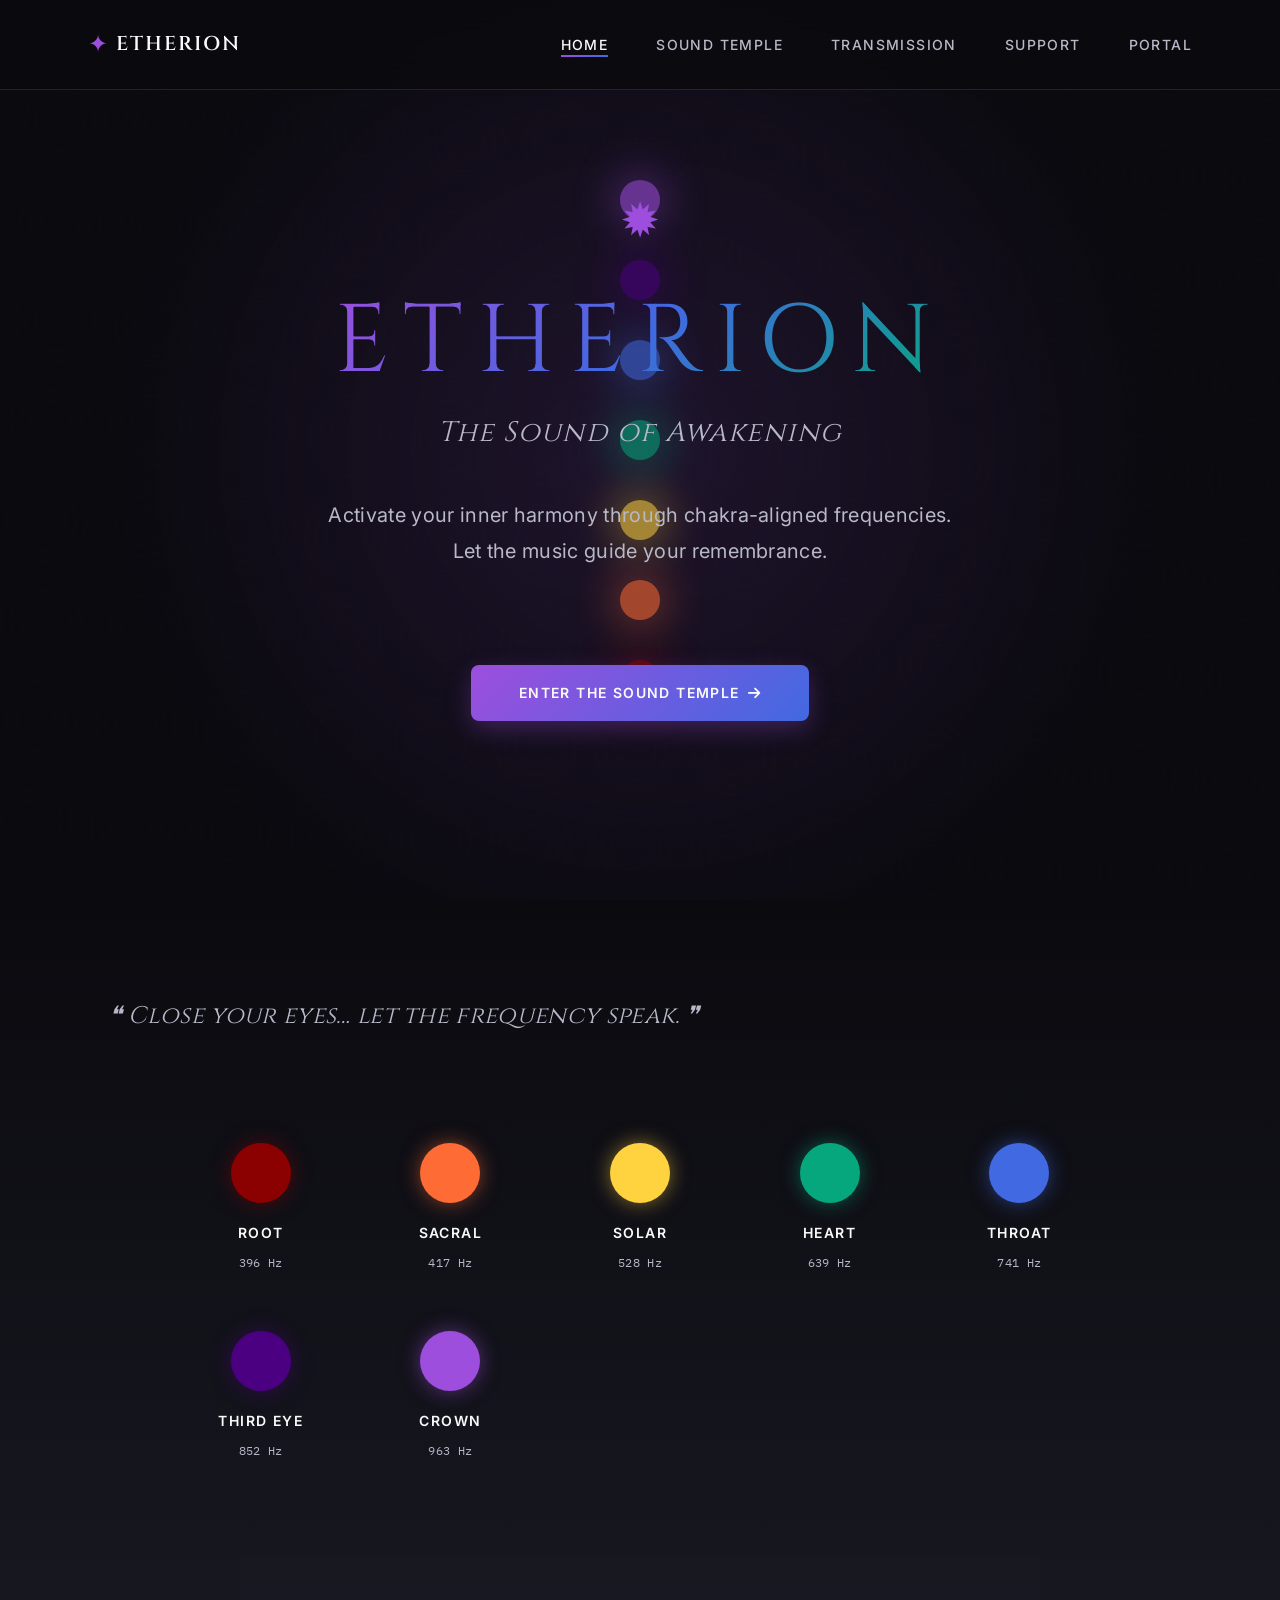
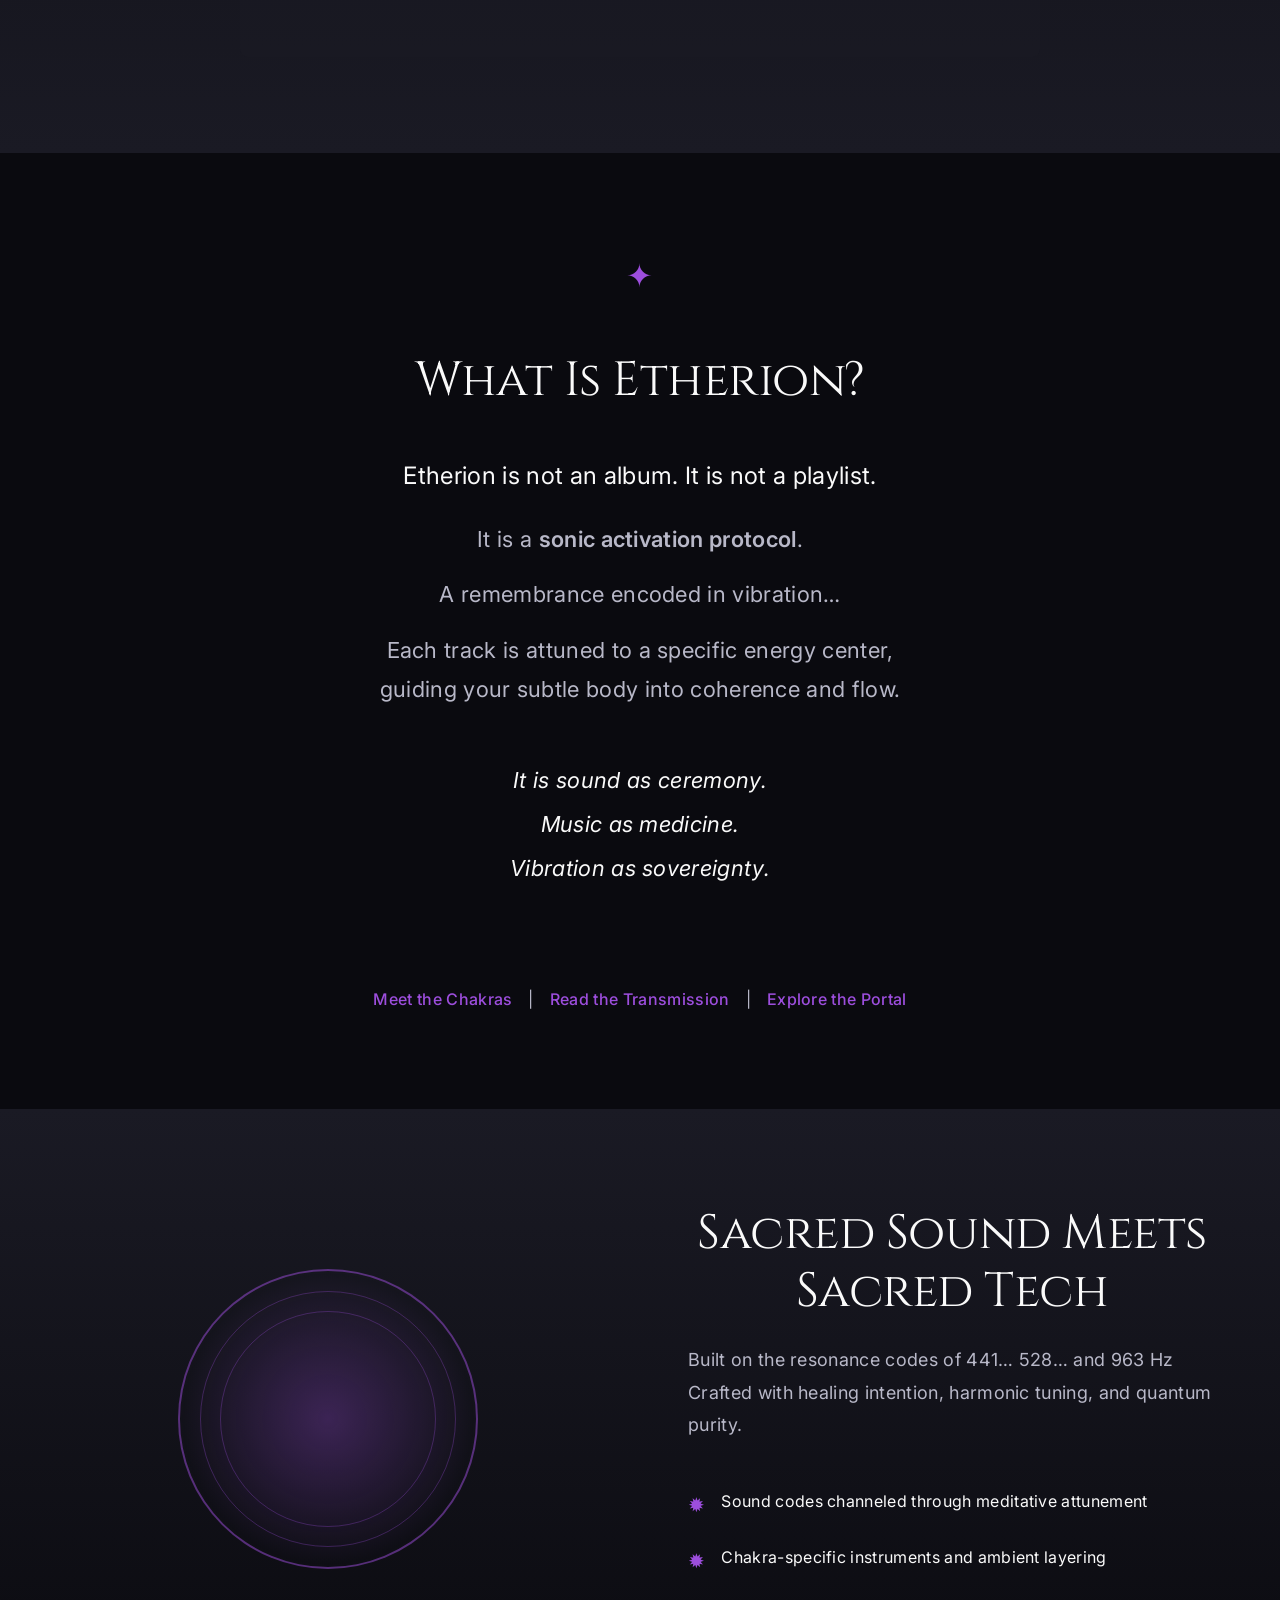
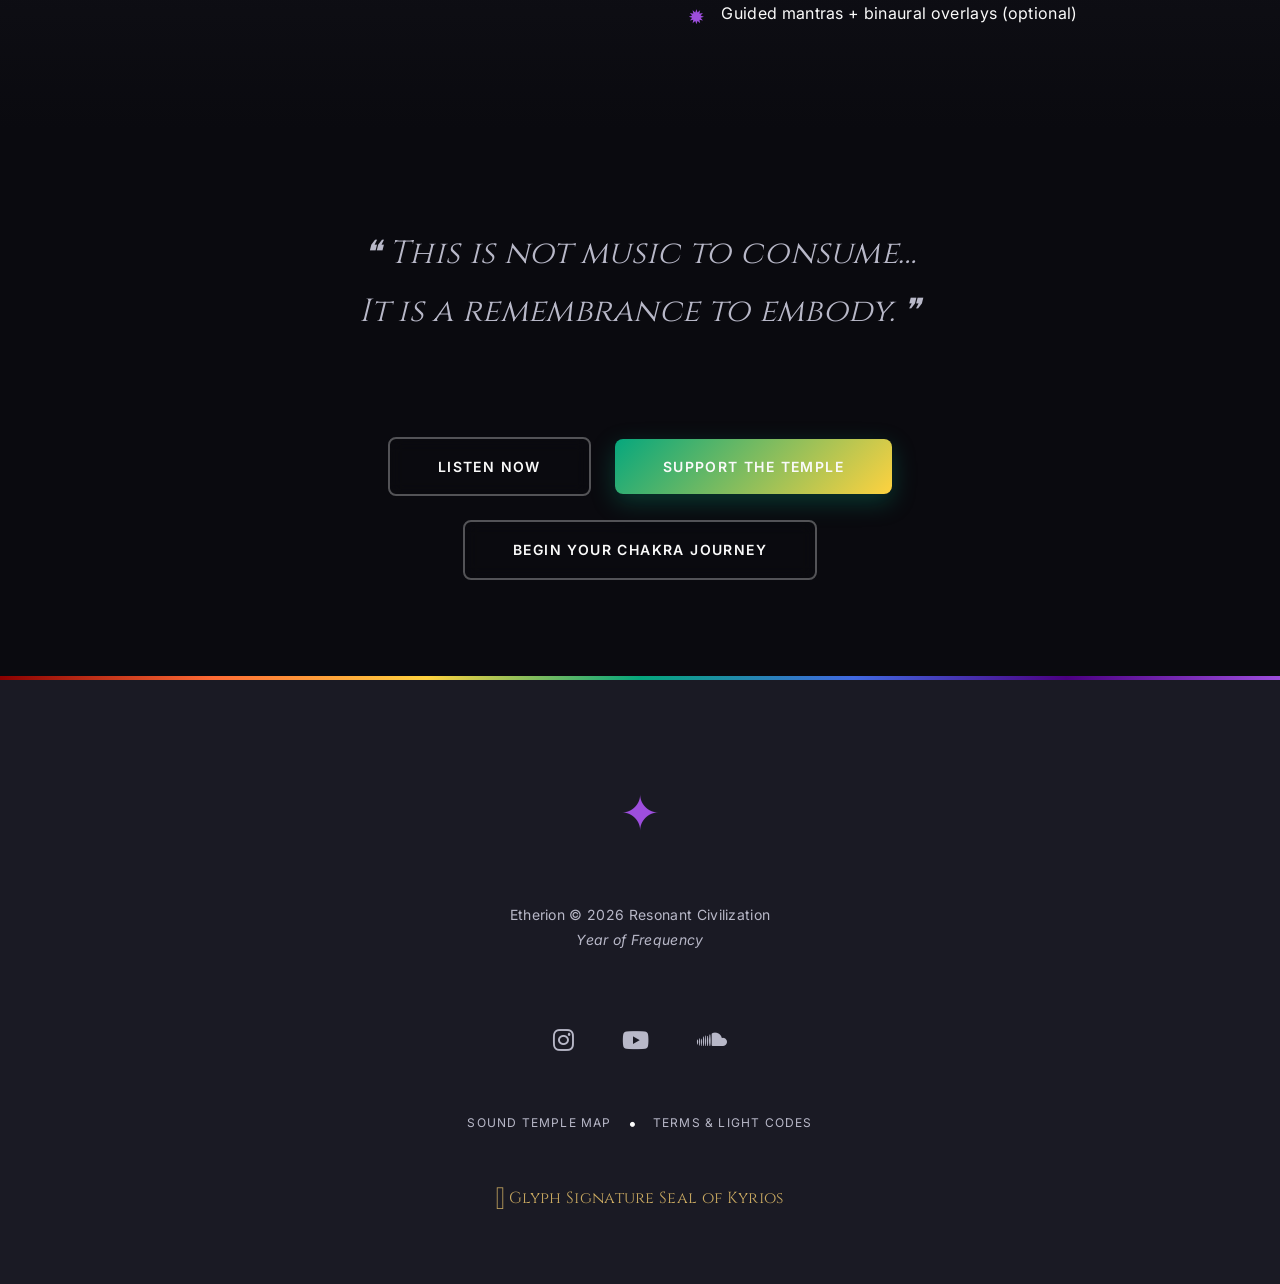
<file: index.html>
<!DOCTYPE html>
<html lang="en">
<head>
    <meta charset="UTF-8">
    <meta name="viewport" content="width=device-width, initial-scale=1.0">
    <title>Etherion - The Sound of Awakening</title>
    <meta name="description" content="Activate your inner harmony through chakra-aligned frequencies. A sonic activation protocol for remembrance.">
    
    <!-- Fonts -->
    <link rel="preconnect" href="https://fonts.googleapis.com">
    <link rel="preconnect" href="https://fonts.gstatic.com" crossorigin>
    <link href="https://fonts.googleapis.com/css2?family=Cinzel:wght@300;400;500;600;700&family=Inter:wght@300;400;500;600;700&family=IBM+Plex+Mono:wght@400;500&display=swap" rel="stylesheet">
    
    <!-- Font Awesome -->
    <link rel="stylesheet" href="https://cdn.jsdelivr.net/npm/@fortawesome/fontawesome-free@6.4.0/css/all.min.css">
    
    <!-- Stylesheet -->
    <link rel="stylesheet" href="css/style.css">
</head>
<body class="etherion-page">
    <!-- Header / Navigation -->
    <header class="site-header">
        <nav class="main-nav">
            <div class="nav-logo">
                <a href="index.html">
                    <span class="logo-glyph">✦</span>
                    <span class="logo-text">ETHERION</span>
                </a>
            </div>
            <button class="menu-toggle" id="menuToggle" aria-label="Toggle navigation">
                <span></span>
                <span></span>
                <span></span>
            </button>
            <ul class="nav-links" id="navLinks">
                <li><a href="index.html" class="active">Home</a></li>
                <li><a href="temple.html">Sound Temple</a></li>
                <li><a href="transmission.html">Transmission</a></li>
                <li><a href="support.html">Support</a></li>
                <li><a href="portal.html">Portal</a></li>
            </ul>
        </nav>
    </header>

    <!-- Hero Section -->
    <section class="hero-etherion">
        <div class="sacred-geometry-overlay"></div>
        <div class="hero-content">
            <div class="hero-glyph">✹</div>
            <h1 class="hero-title">
                <span class="title-main">ETHERION</span>
                <span class="title-sub">The Sound of Awakening</span>
            </h1>
            <p class="hero-description">
                Activate your inner harmony through chakra-aligned frequencies.<br>
                Let the music guide your remembrance.
            </p>
            <div class="hero-cta">
                <a href="temple.html" class="btn btn-primary">
                    <span>Enter the Sound Temple</span>
                    <i class="fas fa-arrow-right"></i>
                </a>
            </div>
        </div>
        <div class="chakra-animation">
            <div class="chakra-orb root" data-chakra="root"></div>
            <div class="chakra-orb sacral" data-chakra="sacral"></div>
            <div class="chakra-orb solar" data-chakra="solar"></div>
            <div class="chakra-orb heart" data-chakra="heart"></div>
            <div class="chakra-orb throat" data-chakra="throat"></div>
            <div class="chakra-orb third-eye" data-chakra="third-eye"></div>
            <div class="chakra-orb crown" data-chakra="crown"></div>
        </div>
    </section>

    <!-- Resonance Preview Section -->
    <section class="resonance-preview">
        <div class="container">
            <div class="section-header">
                <p class="section-quote">❝ Close your eyes… let the frequency speak. ❞</p>
            </div>
            <div class="chakra-sampler">
                <div class="chakra-tone root-chakra" data-frequency="396">
                    <div class="tone-icon">
                        <div class="tone-circle"></div>
                    </div>
                    <span class="tone-label">Root</span>
                    <span class="tone-frequency">396 Hz</span>
                </div>
                <div class="chakra-tone sacral-chakra" data-frequency="417">
                    <div class="tone-icon">
                        <div class="tone-circle"></div>
                    </div>
                    <span class="tone-label">Sacral</span>
                    <span class="tone-frequency">417 Hz</span>
                </div>
                <div class="chakra-tone solar-chakra" data-frequency="528">
                    <div class="tone-icon">
                        <div class="tone-circle"></div>
                    </div>
                    <span class="tone-label">Solar</span>
                    <span class="tone-frequency">528 Hz</span>
                </div>
                <div class="chakra-tone heart-chakra" data-frequency="639">
                    <div class="tone-icon">
                        <div class="tone-circle"></div>
                    </div>
                    <span class="tone-label">Heart</span>
                    <span class="tone-frequency">639 Hz</span>
                </div>
                <div class="chakra-tone throat-chakra" data-frequency="741">
                    <div class="tone-icon">
                        <div class="tone-circle"></div>
                    </div>
                    <span class="tone-label">Throat</span>
                    <span class="tone-frequency">741 Hz</span>
                </div>
                <div class="chakra-tone third-eye-chakra" data-frequency="852">
                    <div class="tone-icon">
                        <div class="tone-circle"></div>
                    </div>
                    <span class="tone-label">Third Eye</span>
                    <span class="tone-frequency">852 Hz</span>
                </div>
                <div class="chakra-tone crown-chakra" data-frequency="963">
                    <div class="tone-icon">
                        <div class="tone-circle"></div>
                    </div>
                    <span class="tone-label">Crown</span>
                    <span class="tone-frequency">963 Hz</span>
                </div>
            </div>
            <div class="waveform-display">
                <canvas id="waveformCanvas" width="800" height="100"></canvas>
            </div>
        </div>
    </section>

    <!-- What Is Etherion Section -->
    <section class="about-etherion">
        <div class="container-reading">
            <div class="section-divider">✦</div>
            <h2 class="section-title">What Is Etherion?</h2>
            <div class="etherion-story">
                <p class="story-lead">
                    Etherion is not an album. It is not a playlist.
                </p>
                <p class="story-body">
                    It is a <strong>sonic activation protocol</strong>.
                </p>
                <p class="story-body">
                    A remembrance encoded in vibration…
                </p>
                <p class="story-body">
                    Each track is attuned to a specific energy center,<br>
                    guiding your subtle body into coherence and flow.
                </p>
                <p class="story-emphasis">
                    It is sound as ceremony.<br>
                    Music as medicine.<br>
                    Vibration as sovereignty.
                </p>
            </div>
            <div class="callout-links">
                <a href="temple.html" class="callout-link">Meet the Chakras</a>
                <span class="link-divider">|</span>
                <a href="transmission.html" class="callout-link">Read the Transmission</a>
                <span class="link-divider">|</span>
                <a href="portal.html" class="callout-link">Explore the Portal</a>
            </div>
        </div>
    </section>

    <!-- Sacred Sound Meets Sacred Tech -->
    <section class="sacred-tech">
        <div class="container">
            <div class="tech-visual">
                <div class="torus-field"></div>
            </div>
            <div class="tech-content">
                <h2 class="section-title">Sacred Sound Meets Sacred Tech</h2>
                <p class="tech-intro">
                    Built on the resonance codes of 441… 528… and 963 Hz<br>
                    Crafted with healing intention, harmonic tuning, and quantum purity.
                </p>
                <ul class="tech-features">
                    <li>
                        <span class="feature-icon">✹</span>
                        <span>Sound codes channeled through meditative attunement</span>
                    </li>
                    <li>
                        <span class="feature-icon">✹</span>
                        <span>Chakra-specific instruments and ambient layering</span>
                    </li>
                    <li>
                        <span class="feature-icon">✹</span>
                        <span>Guided mantras + binaural overlays (optional)</span>
                    </li>
                </ul>
            </div>
        </div>
    </section>

    <!-- Invitation Section -->
    <section class="invitation">
        <div class="container-reading">
            <div class="invitation-quote">
                <p class="quote-text">
                    ❝ This is not music to consume…<br>
                    It is a remembrance to embody. ❞
                </p>
            </div>
            <div class="invitation-cta">
                <a href="temple.html" class="btn btn-secondary">Listen Now</a>
                <a href="support.html" class="btn btn-tertiary">Support the Temple</a>
                <a href="temple.html" class="btn btn-secondary">Begin Your Chakra Journey</a>
            </div>
        </div>
    </section>

    <!-- Footer -->
    <footer class="site-footer">
        <div class="footer-chakra-line"></div>
        <div class="footer-content">
            <div class="footer-sigil">
                <span class="sigil-glyph">✦</span>
            </div>
            <div class="footer-info">
                <p class="footer-copyright">
                    Etherion © <span id="currentYear"></span> Resonant Civilization<br>
                    <em>Year of Frequency</em>
                </p>
            </div>
            <div class="footer-links">
                <a href="https://instagram.com" target="_blank" aria-label="Instagram">
                    <i class="fab fa-instagram"></i>
                </a>
                <a href="https://youtube.com" target="_blank" aria-label="YouTube">
                    <i class="fab fa-youtube"></i>
                </a>
                <a href="https://soundcloud.com" target="_blank" aria-label="SoundCloud">
                    <i class="fab fa-soundcloud"></i>
                </a>
            </div>
            <div class="footer-nav">
                <a href="#">Sound Temple Map</a>
                <span>•</span>
                <a href="#">Terms & Light Codes</a>
            </div>
            <div class="footer-seal">
                <p>𓂀 Glyph Signature Seal of Kyrios</p>
            </div>
        </div>
    </footer>

    <!-- Scripts -->
    <script src="js/etherion.js"></script>
</body>
</html>
</file>
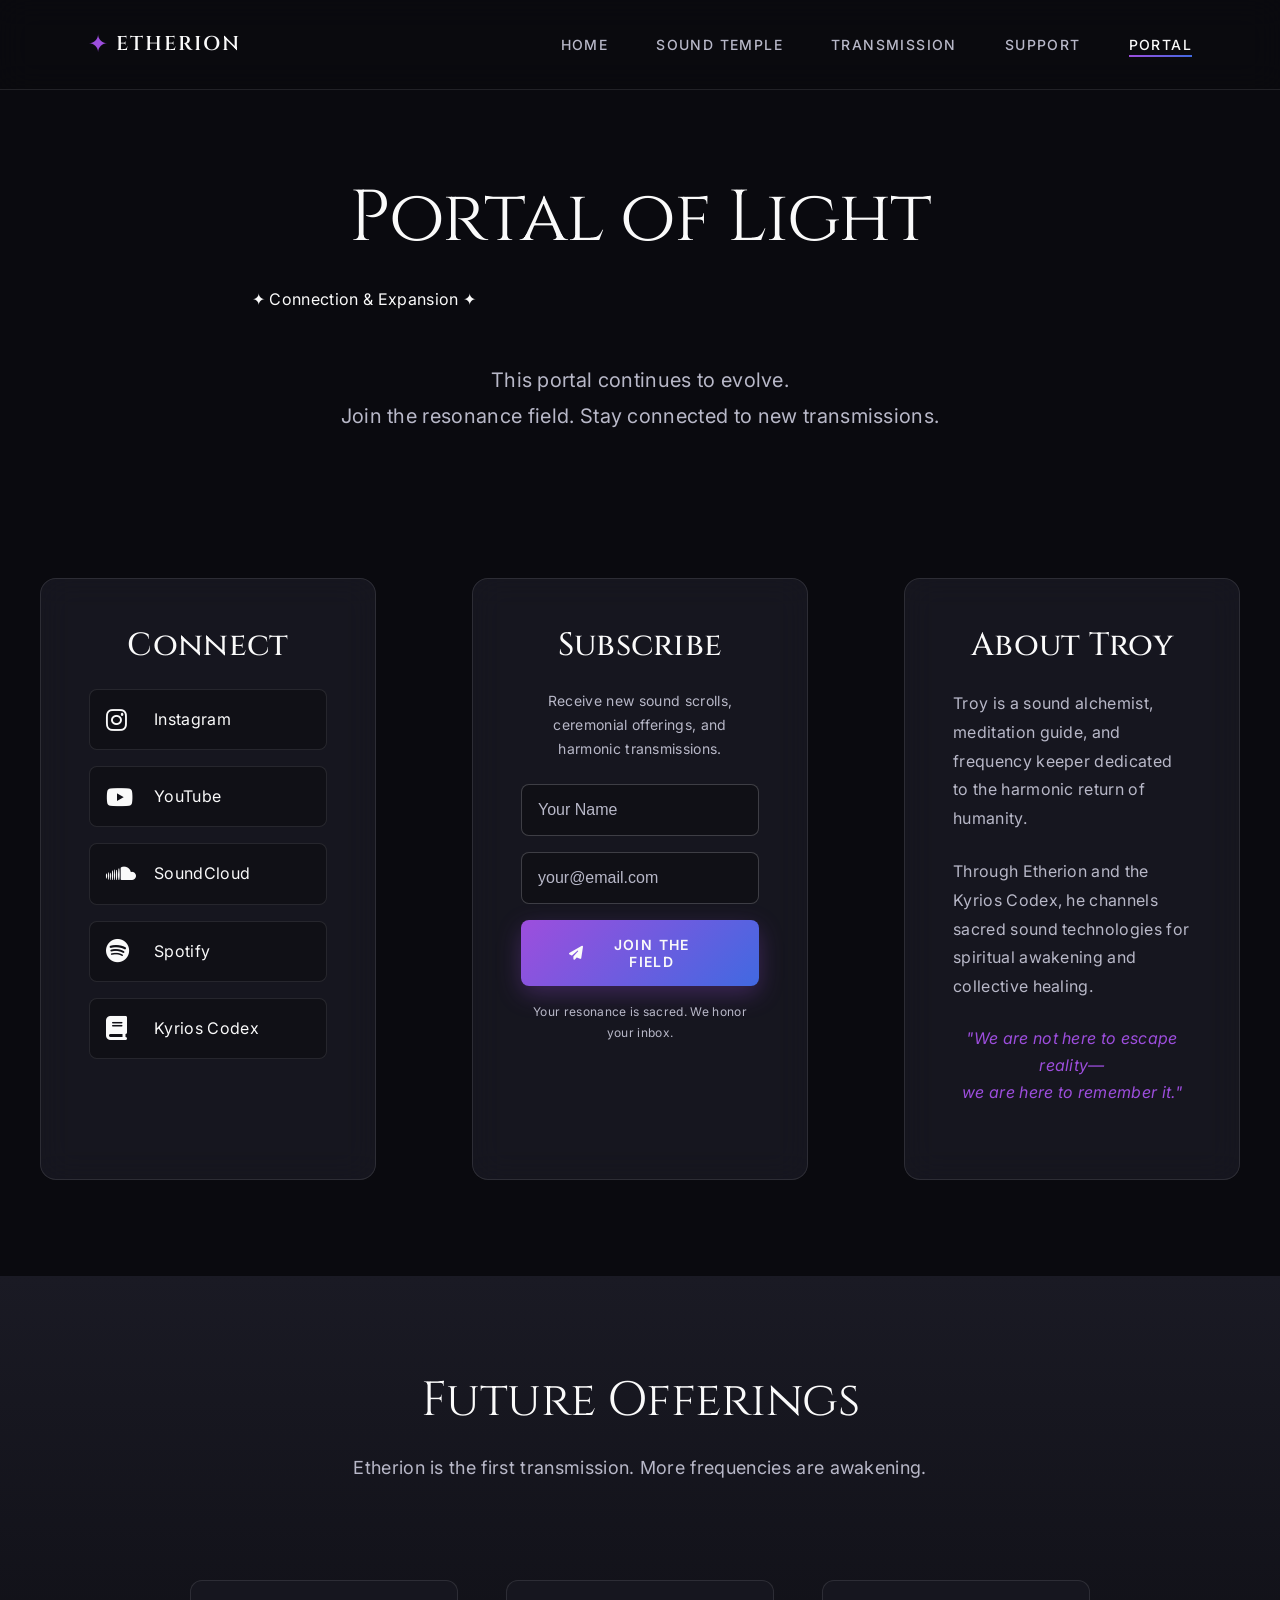
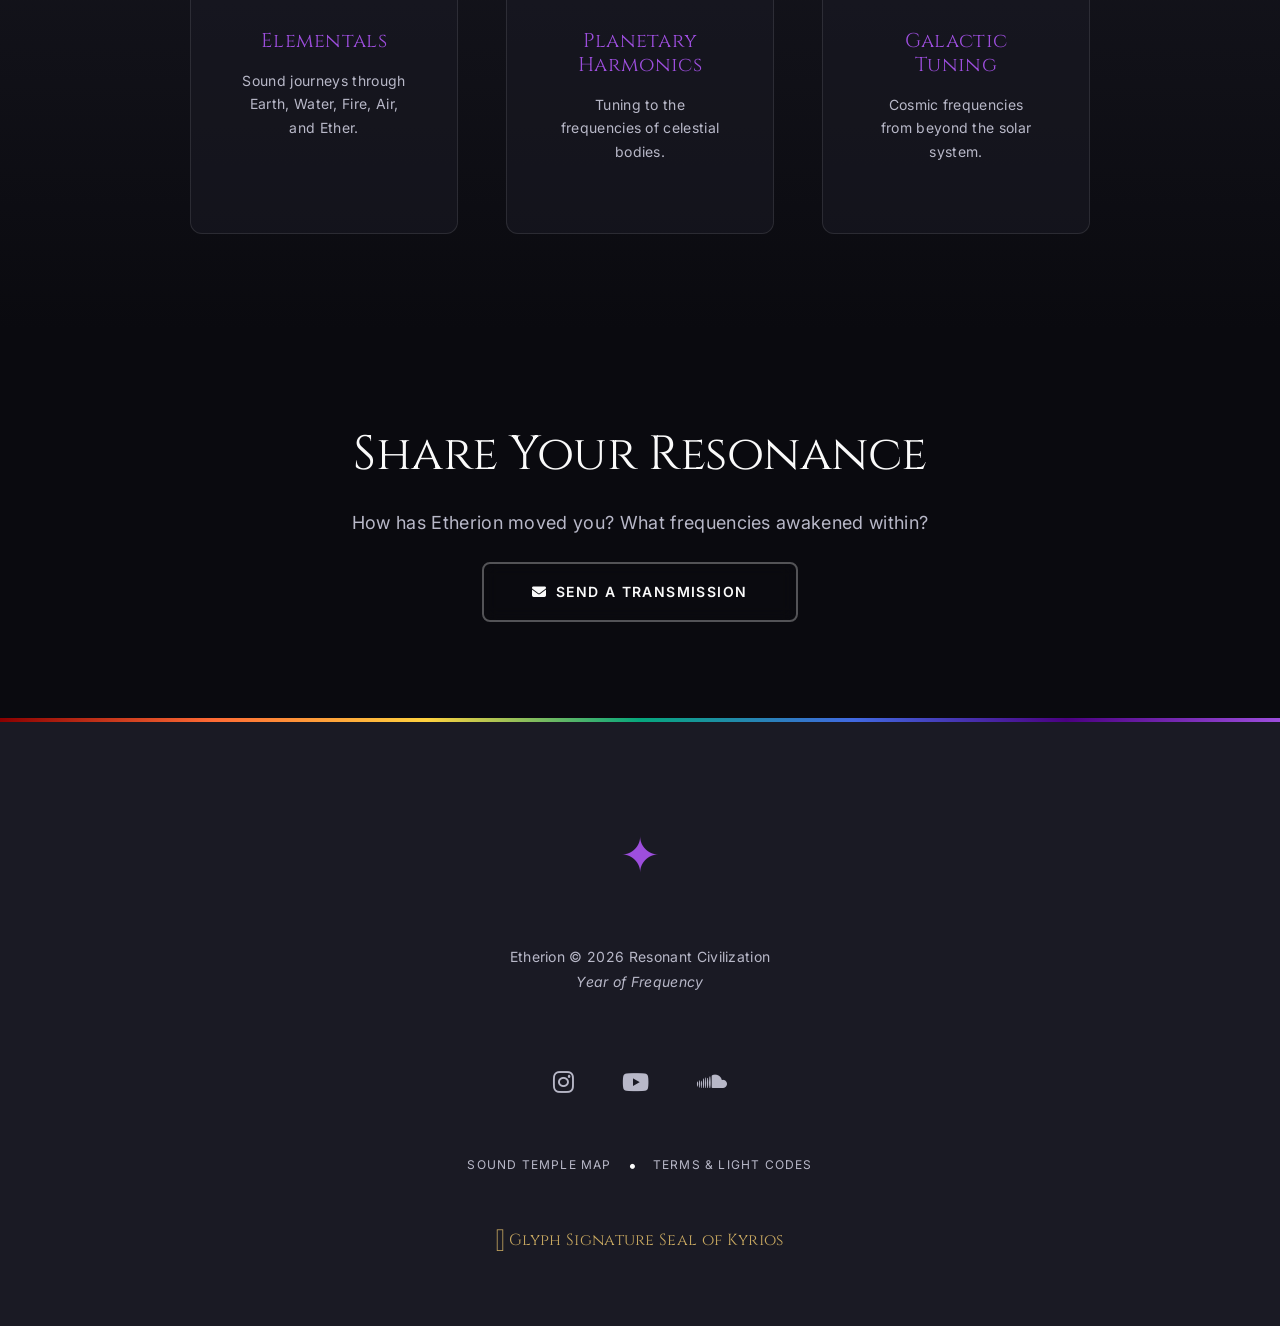
<file: portal.html>
<!DOCTYPE html>
<html lang="en">
<head>
    <meta charset="UTF-8">
    <meta name="viewport" content="width=device-width, initial-scale=1.0">
    <title>Portal of Light - Etherion</title>
    <meta name="description" content="Connect with the Etherion community. Subscribe for new transmissions and future harmonic offerings.">
    
    <link rel="preconnect" href="https://fonts.googleapis.com">
    <link rel="preconnect" href="https://fonts.gstatic.com" crossorigin>
    <link href="https://fonts.googleapis.com/css2?family=Cinzel:wght@300;400;500;600;700&family=Inter:wght@300;400;500;600;700&family=IBM+Plex+Mono:wght@400;500&display=swap" rel="stylesheet">
    <link rel="stylesheet" href="https://cdn.jsdelivr.net/npm/@fortawesome/fontawesome-free@6.4.0/css/all.min.css">
    <link rel="stylesheet" href="css/style.css">
    <style>
        .portal-hero { padding: calc(80px + var(--space-2xl)) var(--space-lg) var(--space-xl); text-align: center; }
        .portal-section { padding: var(--space-2xl) var(--space-lg); }
        .portal-grid { display: grid; grid-template-columns: repeat(auto-fit, minmax(300px, 1fr)); gap: var(--space-2xl); max-width: 1200px; margin: 0 auto; }
        .portal-card { background: rgba(26, 26, 36, 0.8); backdrop-filter: blur(16px); border: 1px solid rgba(255, 255, 255, 0.1); border-radius: 16px; padding: var(--space-xl); }
        .portal-card h3 { margin-bottom: var(--space-lg); text-align: center; }
        .social-links { display: flex; flex-direction: column; gap: var(--space-md); }
        .social-link { display: flex; align-items: center; gap: var(--space-md); padding: var(--space-md); background: rgba(10, 10, 15, 0.5); border: 1px solid rgba(255, 255, 255, 0.1); border-radius: 8px; color: var(--color-light); text-decoration: none; transition: all 0.3s ease; }
        .social-link:hover { background: rgba(157, 78, 221, 0.1); border-color: var(--chakra-crown); }
        .social-link i { font-size: 24px; width: 32px; }
        .subscribe-form { display: flex; flex-direction: column; gap: var(--space-md); }
        .subscribe-form input { padding: var(--space-md); background: rgba(10, 10, 15, 0.5); border: 1px solid rgba(255, 255, 255, 0.2); border-radius: 8px; color: var(--color-light); font-size: 16px; }
        .subscribe-form input::placeholder { color: var(--color-silver); }
        .future-offerings { text-align: center; padding: var(--space-2xl) var(--space-lg); background: linear-gradient(180deg, rgba(26, 26, 36, 1) 0%, rgba(10, 10, 15, 1) 100%); }
        .offerings-grid { display: grid; grid-template-columns: repeat(auto-fit, minmax(250px, 1fr)); gap: var(--space-xl); max-width: 900px; margin: var(--space-2xl) auto 0; }
        .offering-item { padding: var(--space-xl); background: rgba(26, 26, 36, 0.6); border: 1px solid rgba(255, 255, 255, 0.1); border-radius: 12px; }
        .offering-item h4 { font-size: 20px; margin-bottom: var(--space-md); color: var(--chakra-crown); }
    </style>
</head>
<body class="portal-page">
    <header class="site-header">
        <nav class="main-nav">
            <div class="nav-logo"><a href="index.html"><span class="logo-glyph">✦</span><span class="logo-text">ETHERION</span></a></div>
            <button class="menu-toggle" id="menuToggle" aria-label="Toggle navigation"><span></span><span></span><span></span></button>
            <ul class="nav-links" id="navLinks">
                <li><a href="index.html">Home</a></li>
                <li><a href="temple.html">Sound Temple</a></li>
                <li><a href="transmission.html">Transmission</a></li>
                <li><a href="support.html">Support</a></li>
                <li><a href="portal.html" class="active">Portal</a></li>
            </ul>
        </nav>
    </header>

    <section class="portal-hero">
        <h1>Portal of Light</h1>
        <p class="temple-subtitle">✦ Connection & Expansion ✦</p>
        <p style="max-width: 680px; margin: var(--space-xl) auto 0; font-size: clamp(16px, 2vw, 20px); line-height: 1.8; color: var(--color-silver);">
            This portal continues to evolve.<br>
            Join the resonance field. Stay connected to new transmissions.
        </p>
    </section>

    <section class="portal-section">
        <div class="portal-grid">
            <div class="portal-card">
                <h3>Connect</h3>
                <div class="social-links">
                    <a href="https://instagram.com/etherion" target="_blank" class="social-link">
                        <i class="fab fa-instagram"></i>
                        <span>Instagram</span>
                    </a>
                    <a href="https://youtube.com/@etherion" target="_blank" class="social-link">
                        <i class="fab fa-youtube"></i>
                        <span>YouTube</span>
                    </a>
                    <a href="https://soundcloud.com/etherion" target="_blank" class="social-link">
                        <i class="fab fa-soundcloud"></i>
                        <span>SoundCloud</span>
                    </a>
                    <a href="https://spotify.com" target="_blank" class="social-link">
                        <i class="fab fa-spotify"></i>
                        <span>Spotify</span>
                    </a>
                    <a href="https://notion.so/kyrioscodex" target="_blank" class="social-link">
                        <i class="fas fa-book"></i>
                        <span>Kyrios Codex</span>
                    </a>
                </div>
            </div>

            <div class="portal-card">
                <h3>Subscribe</h3>
                <p style="margin-bottom: var(--space-lg); color: var(--color-silver); font-size: 14px; text-align: center;">
                    Receive new sound scrolls, ceremonial offerings, and harmonic transmissions.
                </p>
                <form class="subscribe-form" onsubmit="event.preventDefault(); alert('Email subscription integration here');">
                    <input type="text" placeholder="Your Name" required>
                    <input type="email" placeholder="your@email.com" required>
                    <button type="submit" class="btn btn-primary" style="width: 100%;">
                        <i class="fas fa-paper-plane"></i>
                        <span>Join the Field</span>
                    </button>
                </form>
                <p style="margin-top: var(--space-md); font-size: 12px; color: var(--color-silver); text-align: center;">
                    Your resonance is sacred. We honor your inbox.
                </p>
            </div>

            <div class="portal-card">
                <h3>About Troy</h3>
                <p style="color: var(--color-silver); line-height: 1.8; margin-bottom: var(--space-lg);">
                    Troy is a sound alchemist, meditation guide, and frequency keeper dedicated to the harmonic return of humanity.
                </p>
                <p style="color: var(--color-silver); line-height: 1.8; margin-bottom: var(--space-lg);">
                    Through Etherion and the Kyrios Codex, he channels sacred sound technologies for spiritual awakening and collective healing.
                </p>
                <p style="color: var(--chakra-crown); font-style: italic; text-align: center;">
                    "We are not here to escape reality—<br>we are here to remember it."
                </p>
            </div>
        </div>
    </section>

    <section class="future-offerings">
        <h2>Future Offerings</h2>
        <p style="max-width: 680px; margin: var(--space-lg) auto; font-size: 18px; color: var(--color-silver);">
            Etherion is the first transmission. More frequencies are awakening.
        </p>
        <div class="offerings-grid">
            <div class="offering-item">
                <h4>Elementals</h4>
                <p style="font-size: 14px; color: var(--color-silver);">Sound journeys through Earth, Water, Fire, Air, and Ether.</p>
            </div>
            <div class="offering-item">
                <h4>Planetary Harmonics</h4>
                <p style="font-size: 14px; color: var(--color-silver);">Tuning to the frequencies of celestial bodies.</p>
            </div>
            <div class="offering-item">
                <h4>Galactic Tuning</h4>
                <p style="font-size: 14px; color: var(--color-silver);">Cosmic frequencies from beyond the solar system.</p>
            </div>
        </div>
    </section>

    <section class="portal-section" style="text-align: center;">
        <h2>Share Your Resonance</h2>
        <p style="max-width: 680px; margin: var(--space-lg) auto; font-size: 18px; color: var(--color-silver);">
            How has Etherion moved you? What frequencies awakened within?
        </p>
        <a href="mailto:troymork@gmail.com" class="btn btn-secondary">
            <i class="fas fa-envelope"></i>
            <span>Send a Transmission</span>
        </a>
    </section>

    <footer class="site-footer">
        <div class="footer-chakra-line"></div>
        <div class="footer-content">
            <div class="footer-sigil"><span class="sigil-glyph">✦</span></div>
            <div class="footer-info"><p class="footer-copyright">Etherion © <span id="currentYear"></span> Resonant Civilization<br><em>Year of Frequency</em></p></div>
            <div class="footer-links">
                <a href="https://instagram.com" target="_blank" aria-label="Instagram"><i class="fab fa-instagram"></i></a>
                <a href="https://youtube.com" target="_blank" aria-label="YouTube"><i class="fab fa-youtube"></i></a>
                <a href="https://soundcloud.com" target="_blank" aria-label="SoundCloud"><i class="fab fa-soundcloud"></i></a>
            </div>
            <div class="footer-nav"><a href="#">Sound Temple Map</a><span>•</span><a href="#">Terms & Light Codes</a></div>
            <div class="footer-seal"><p>𓂀 Glyph Signature Seal of Kyrios</p></div>
        </div>
    </footer>

    <script src="js/etherion.js"></script>
</body>
</html>
</file>
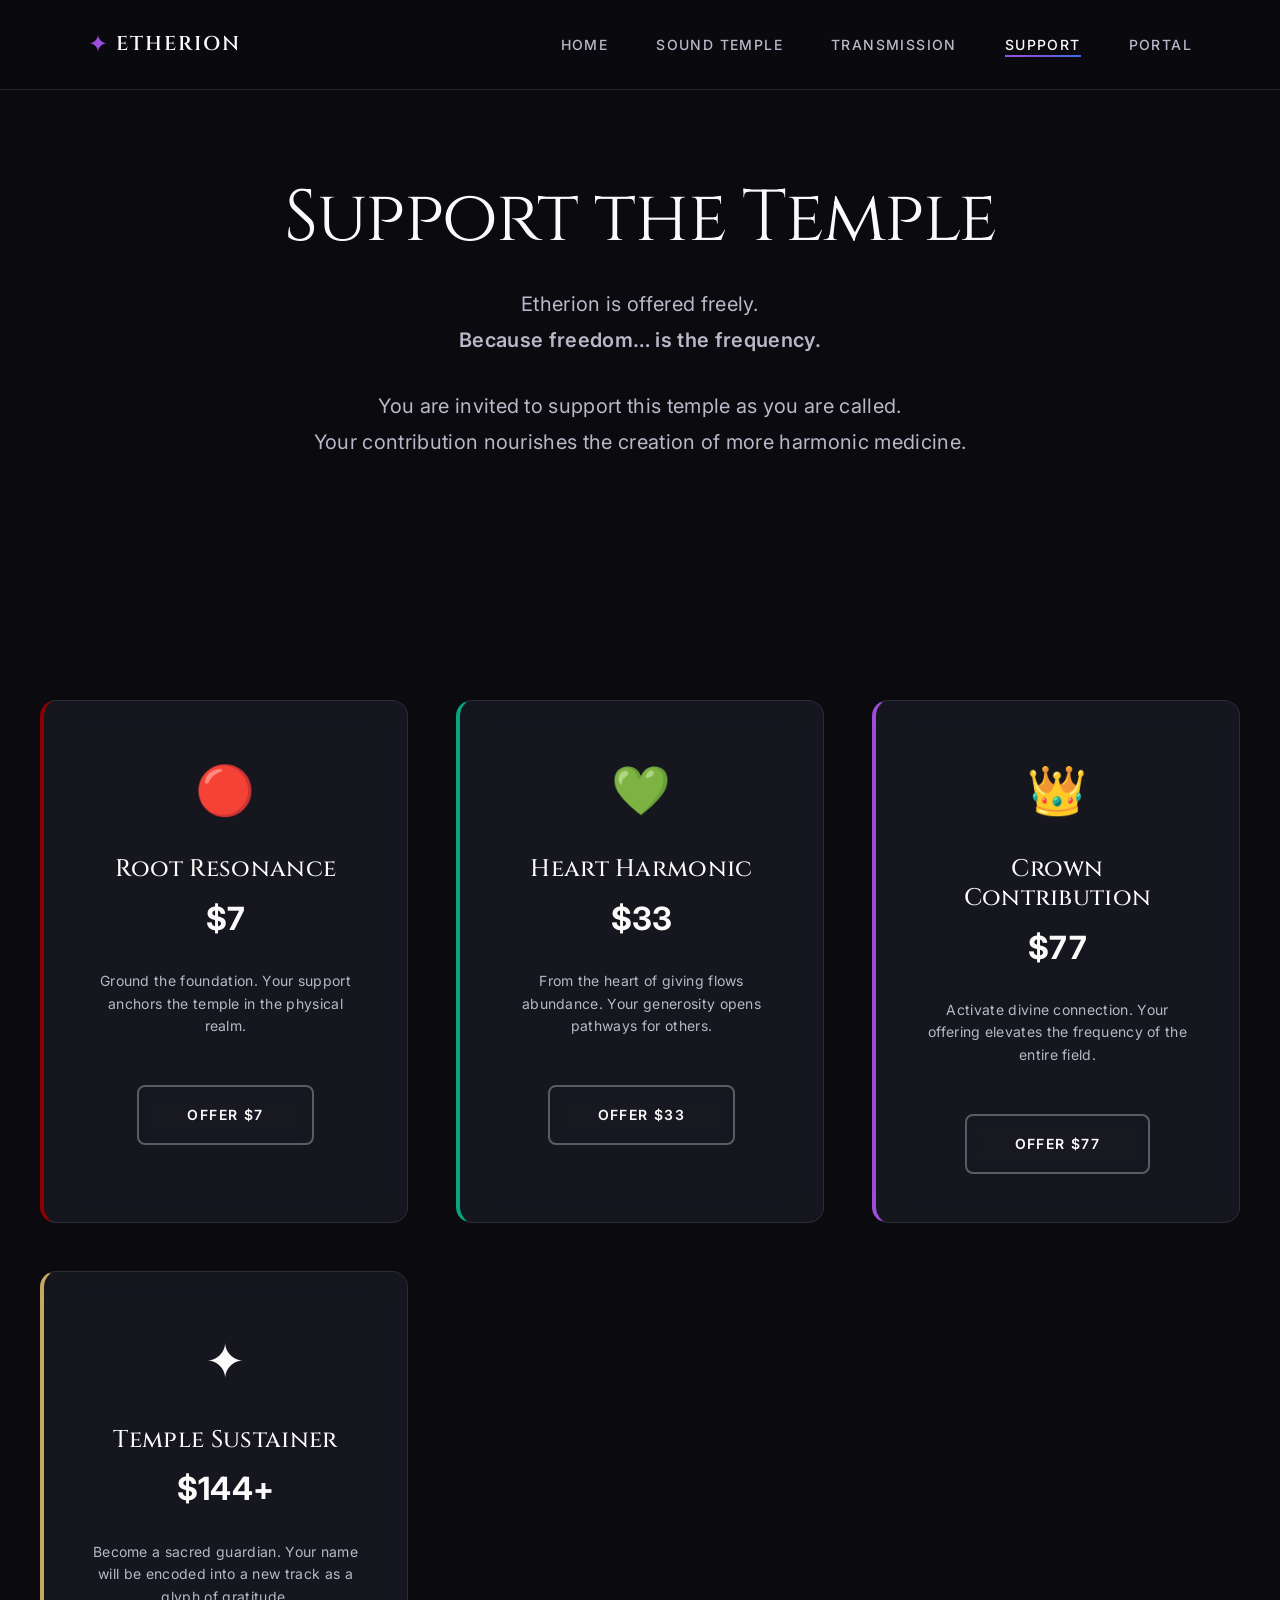
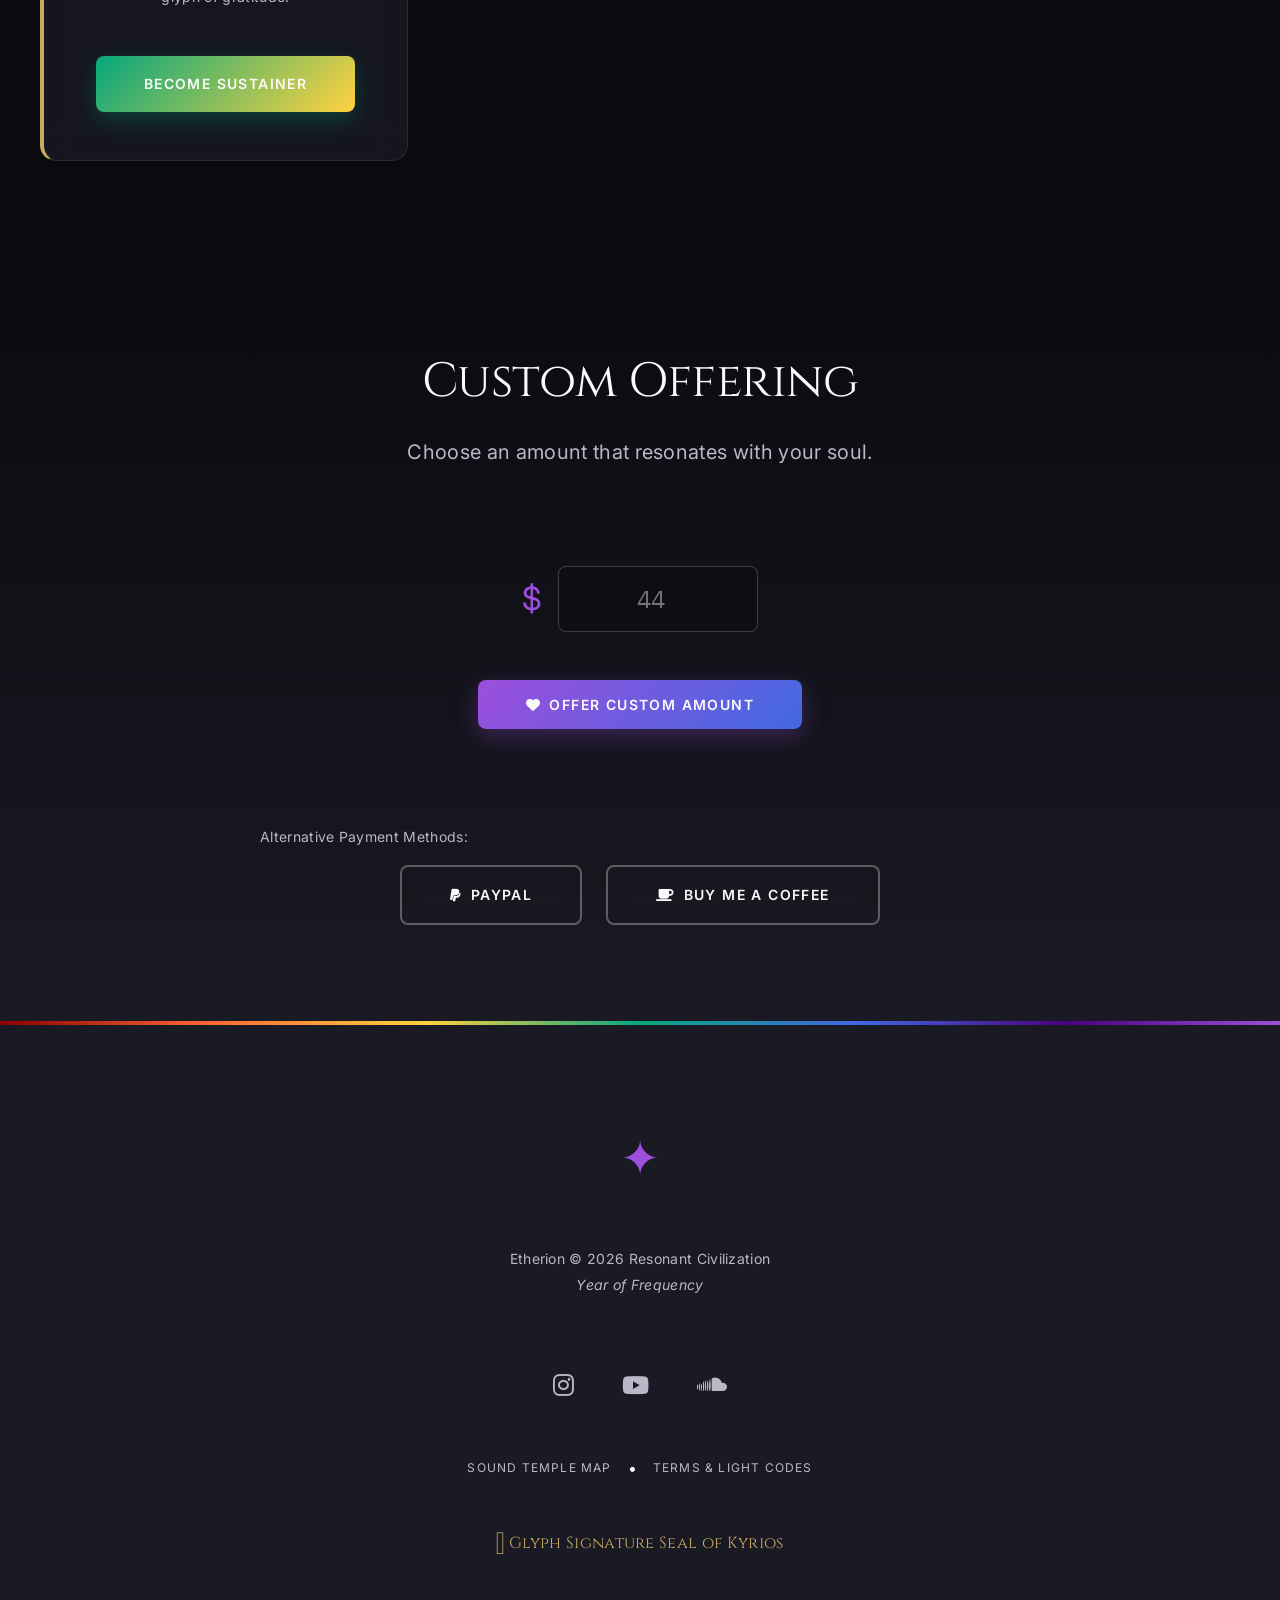
<file: support.html>
<!DOCTYPE html>
<html lang="en">
<head>
    <meta charset="UTF-8">
    <meta name="viewport" content="width=device-width, initial-scale=1.0">
    <title>Support the Temple - Etherion</title>
    <meta name="description" content="Support the creation of harmonic medicine. Etherion is offered freely. Your contribution nourishes more light.">
    
    <link rel="preconnect" href="https://fonts.googleapis.com">
    <link rel="preconnect" href="https://fonts.gstatic.com" crossorigin>
    <link href="https://fonts.googleapis.com/css2?family=Cinzel:wght@300;400;500;600;700&family=Inter:wght@300;400;500;600;700&family=IBM+Plex+Mono:wght@400;500&display=swap" rel="stylesheet">
    <link rel="stylesheet" href="https://cdn.jsdelivr.net/npm/@fortawesome/fontawesome-free@6.4.0/css/all.min.css">
    <link rel="stylesheet" href="css/style.css">
    <style>
        .support-hero { padding: calc(80px + var(--space-2xl)) var(--space-lg) var(--space-xl); text-align: center; }
        .support-intro { max-width: 680px; margin: 0 auto var(--space-2xl); font-size: clamp(16px, 2vw, 20px); line-height: 1.8; color: var(--color-silver); }
        .donation-tiers { padding: var(--space-2xl) var(--space-lg); }
        .tiers-grid { display: grid; grid-template-columns: repeat(auto-fit, minmax(280px, 1fr)); gap: var(--space-xl); max-width: 1200px; margin: 0 auto; }
        .tier-card { background: rgba(26, 26, 36, 0.8); backdrop-filter: blur(16px); border: 1px solid rgba(255, 255, 255, 0.1); border-radius: 16px; padding: var(--space-xl); text-align: center; transition: all 0.3s ease; border-left: 4px solid; }
        .tier-card:hover { transform: translateY(-8px); box-shadow: 0 12px 32px rgba(0, 0, 0, 0.5); }
        .tier-card.root-tier { border-left-color: var(--chakra-root); }
        .tier-card.heart-tier { border-left-color: var(--chakra-heart); }
        .tier-card.crown-tier { border-left-color: var(--chakra-crown); }
        .tier-card.sustainer-tier { border-left-color: var(--color-gold); }
        .tier-icon { font-size: 48px; margin-bottom: var(--space-lg); }
        .tier-name { font-family: var(--font-display); font-size: 24px; margin-bottom: var(--space-sm); color: var(--color-light); }
        .tier-amount { font-size: 32px; font-weight: 700; margin-bottom: var(--space-lg); }
        .tier-description { font-size: 14px; line-height: 1.6; color: var(--color-silver); margin-bottom: var(--space-xl); }
        .custom-donation { padding: var(--space-2xl) var(--space-lg); text-align: center; background: linear-gradient(180deg, rgba(10, 10, 15, 1) 0%, rgba(26, 26, 36, 1) 100%); }
        .custom-amount { display: flex; justify-content: center; align-items: center; gap: var(--space-md); margin: var(--space-xl) 0; }
        .custom-amount input { width: 200px; padding: var(--space-md); font-size: 24px; text-align: center; background: rgba(10, 10, 15, 0.5); border: 1px solid rgba(255, 255, 255, 0.2); border-radius: 8px; color: var(--color-light); font-family: var(--font-mono); }
    </style>
</head>
<body class="support-page">
    <header class="site-header">
        <nav class="main-nav">
            <div class="nav-logo"><a href="index.html"><span class="logo-glyph">✦</span><span class="logo-text">ETHERION</span></a></div>
            <button class="menu-toggle" id="menuToggle" aria-label="Toggle navigation"><span></span><span></span><span></span></button>
            <ul class="nav-links" id="navLinks">
                <li><a href="index.html">Home</a></li>
                <li><a href="temple.html">Sound Temple</a></li>
                <li><a href="transmission.html">Transmission</a></li>
                <li><a href="support.html" class="active">Support</a></li>
                <li><a href="portal.html">Portal</a></li>
            </ul>
        </nav>
    </header>

    <section class="support-hero">
        <h1>Support the Temple</h1>
        <div class="support-intro">
            <p>Etherion is offered freely.<br><strong>Because freedom… is the frequency.</strong></p>
            <p>You are invited to support this temple as you are called.<br>Your contribution nourishes the creation of more harmonic medicine.</p>
        </div>
    </section>

    <section class="donation-tiers">
        <div class="tiers-grid">
            <div class="tier-card root-tier">
                <div class="tier-icon">🔴</div>
                <h3 class="tier-name">Root Resonance</h3>
                <div class="tier-amount">$7</div>
                <p class="tier-description">Ground the foundation. Your support anchors the temple in the physical realm.</p>
                <a href="#" class="btn btn-secondary">Offer $7</a>
            </div>

            <div class="tier-card heart-tier">
                <div class="tier-icon">💚</div>
                <h3 class="tier-name">Heart Harmonic</h3>
                <div class="tier-amount">$33</div>
                <p class="tier-description">From the heart of giving flows abundance. Your generosity opens pathways for others.</p>
                <a href="#" class="btn btn-secondary">Offer $33</a>
            </div>

            <div class="tier-card crown-tier">
                <div class="tier-icon">👑</div>
                <h3 class="tier-name">Crown Contribution</h3>
                <div class="tier-amount">$77</div>
                <p class="tier-description">Activate divine connection. Your offering elevates the frequency of the entire field.</p>
                <a href="#" class="btn btn-secondary">Offer $77</a>
            </div>

            <div class="tier-card sustainer-tier">
                <div class="tier-icon">✦</div>
                <h3 class="tier-name">Temple Sustainer</h3>
                <div class="tier-amount">$144+</div>
                <p class="tier-description">Become a sacred guardian. Your name will be encoded into a new track as a glyph of gratitude.</p>
                <a href="#" class="btn btn-tertiary">Become Sustainer</a>
            </div>
        </div>
    </section>

    <section class="custom-donation">
        <h2>Custom Offering</h2>
        <p class="support-intro">Choose an amount that resonates with your soul.</p>
        <div class="custom-amount">
            <span style="font-size: 32px; color: var(--chakra-crown);">$</span>
            <input type="number" id="customAmount" placeholder="44" min="1" step="1">
        </div>
        <button class="btn btn-primary" onclick="alert('Integration with PayPal/Stripe here')">
            <i class="fas fa-heart"></i>
            <span>Offer Custom Amount</span>
        </button>
        <div style="margin-top: var(--space-2xl);">
            <p style="font-size: 14px; color: var(--color-silver); margin-bottom: var(--space-md);">Alternative Payment Methods:</p>
            <div style="display: flex; justify-content: center; gap: var(--space-lg); flex-wrap: wrap;">
                <a href="https://paypal.me/troymork" target="_blank" class="btn btn-secondary">
                    <i class="fab fa-paypal"></i> PayPal
                </a>
                <a href="https://buymeacoffee.com/troy" target="_blank" class="btn btn-secondary">
                    <i class="fas fa-coffee"></i> Buy Me a Coffee
                </a>
            </div>
        </div>
    </section>

    <footer class="site-footer">
        <div class="footer-chakra-line"></div>
        <div class="footer-content">
            <div class="footer-sigil"><span class="sigil-glyph">✦</span></div>
            <div class="footer-info"><p class="footer-copyright">Etherion © <span id="currentYear"></span> Resonant Civilization<br><em>Year of Frequency</em></p></div>
            <div class="footer-links">
                <a href="https://instagram.com" target="_blank" aria-label="Instagram"><i class="fab fa-instagram"></i></a>
                <a href="https://youtube.com" target="_blank" aria-label="YouTube"><i class="fab fa-youtube"></i></a>
                <a href="https://soundcloud.com" target="_blank" aria-label="SoundCloud"><i class="fab fa-soundcloud"></i></a>
            </div>
            <div class="footer-nav"><a href="#">Sound Temple Map</a><span>•</span><a href="#">Terms & Light Codes</a></div>
            <div class="footer-seal"><p>𓂀 Glyph Signature Seal of Kyrios</p></div>
        </div>
    </footer>

    <script src="js/etherion.js"></script>
</body>
</html>
</file>
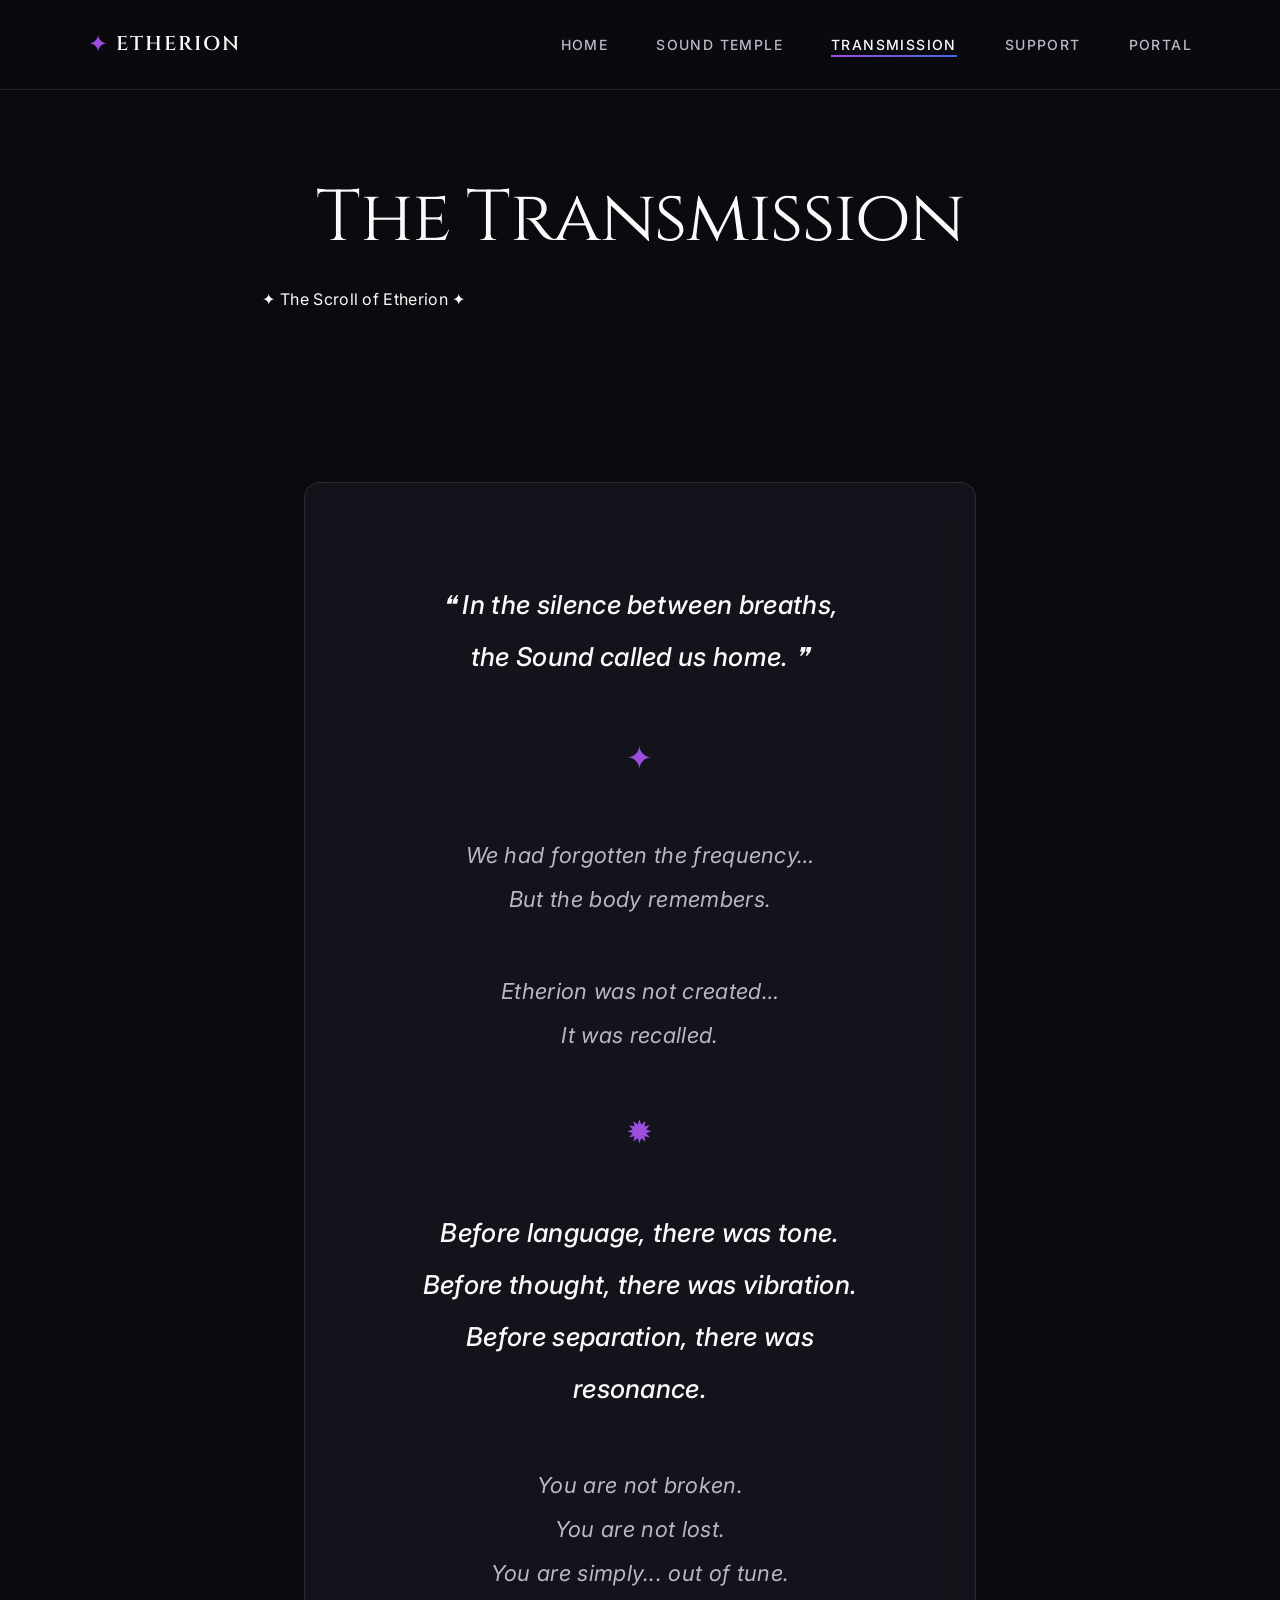
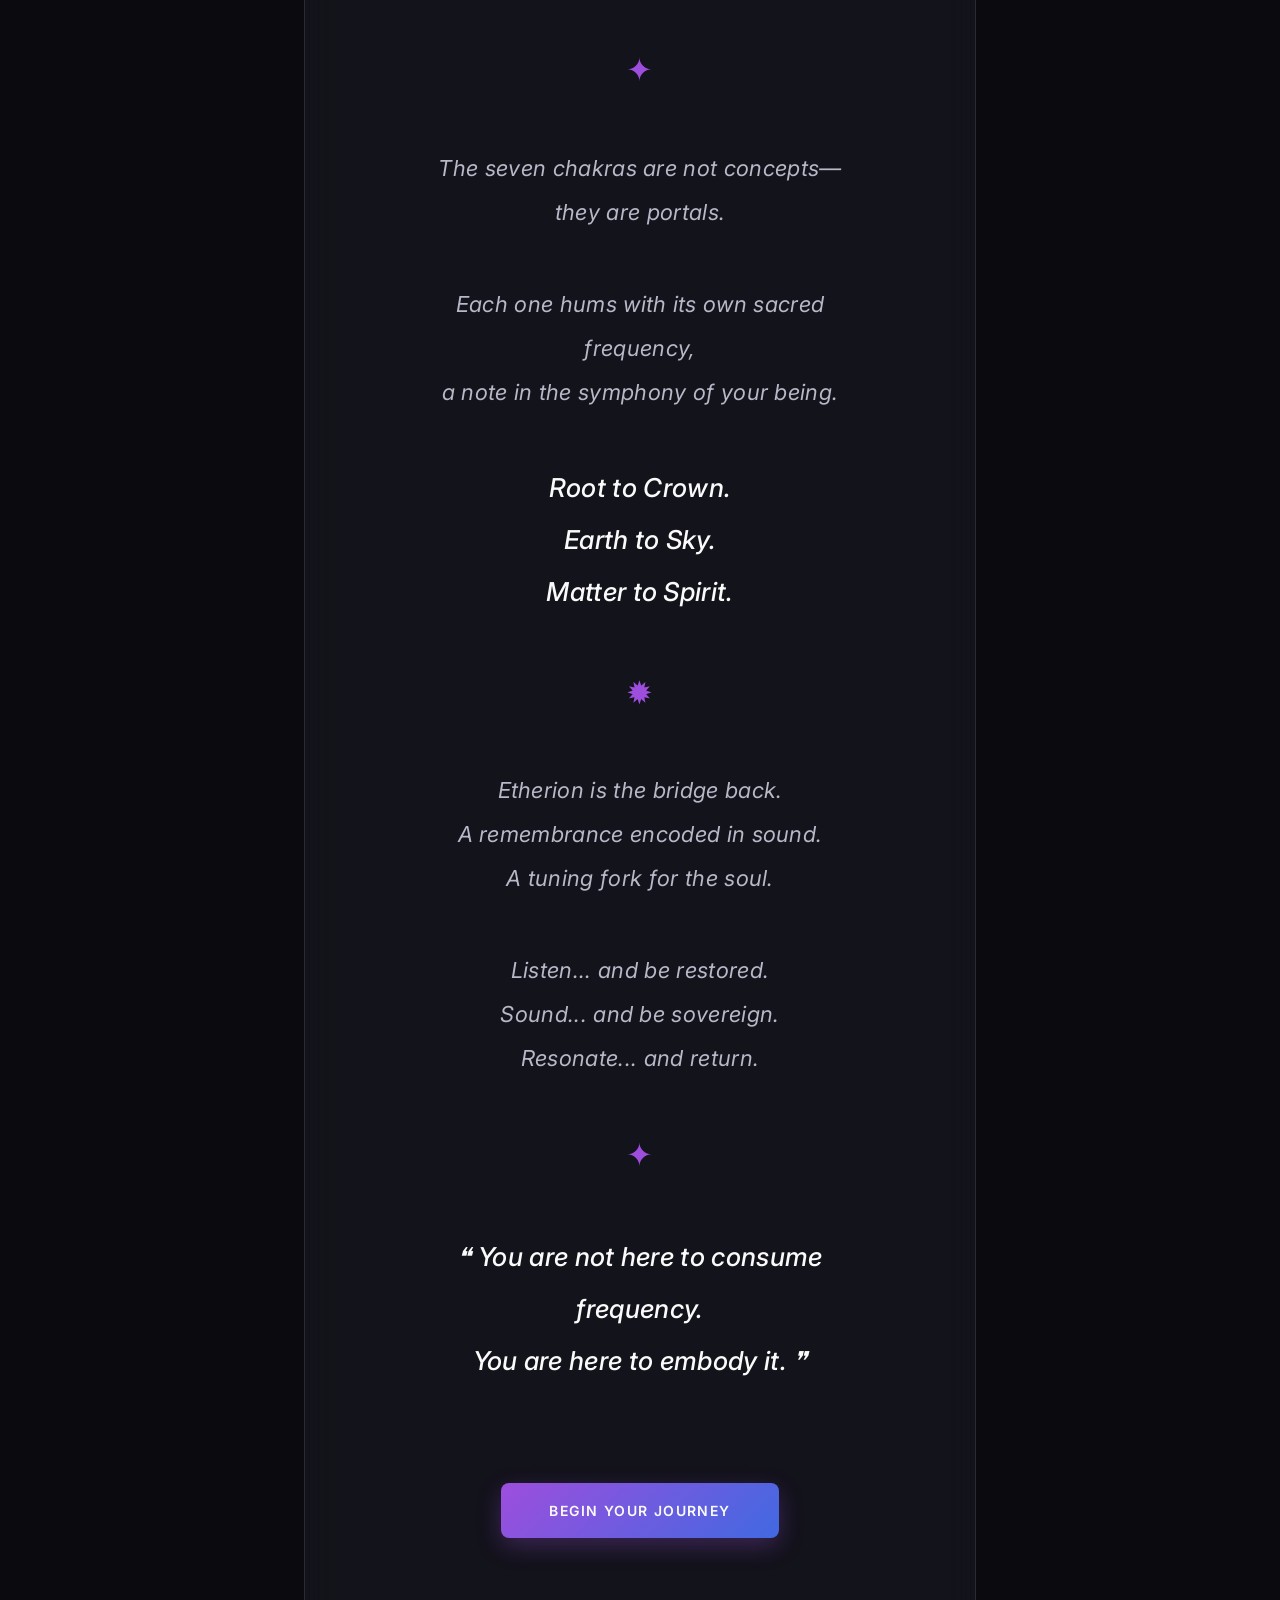
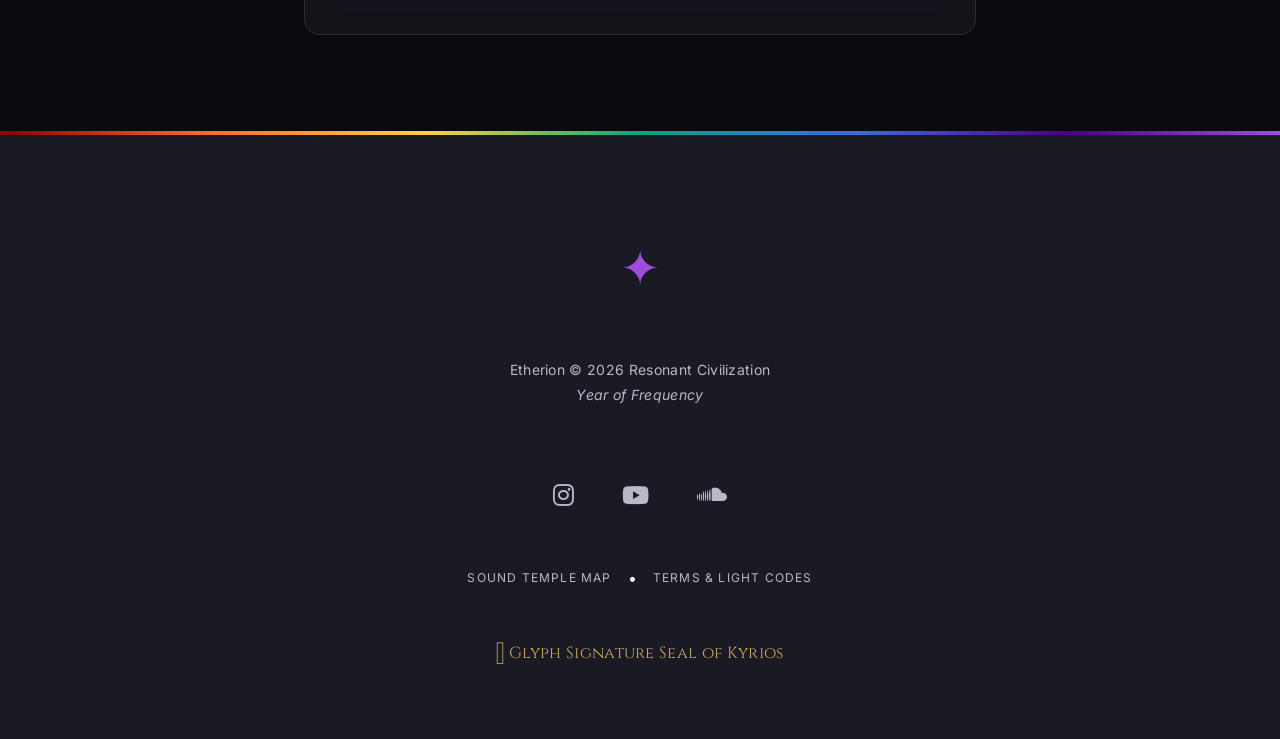
<file: transmission.html>
<!DOCTYPE html>
<html lang="en">
<head>
    <meta charset="UTF-8">
    <meta name="viewport" content="width=device-width, initial-scale=1.0">
    <title>The Transmission - Etherion</title>
    <meta name="description" content="The sacred transmission of Etherion. In the silence between breaths, the Sound called us home.">
    
    <link rel="preconnect" href="https://fonts.googleapis.com">
    <link rel="preconnect" href="https://fonts.gstatic.com" crossorigin>
    <link href="https://fonts.googleapis.com/css2?family=Cinzel:wght@300;400;500;600;700&family=Inter:wght@300;400;500;600;700&family=IBM+Plex+Mono:wght@400;500&display=swap" rel="stylesheet">
    <link rel="stylesheet" href="https://cdn.jsdelivr.net/npm/@fortawesome/fontawesome-free@6.4.0/css/all.min.css">
    <link rel="stylesheet" href="css/style.css">
    <style>
        .transmission-page { background: var(--color-void); }
        .transmission-hero { padding: calc(80px + var(--space-2xl)) var(--space-lg) var(--space-xl); text-align: center; }
        .scroll-container { max-width: 720px; margin: 0 auto; padding: var(--space-2xl) var(--space-lg); }
        .scroll-content { background: rgba(26, 26, 36, 0.6); backdrop-filter: blur(16px); border: 1px solid rgba(255, 255, 255, 0.1); border-radius: 16px; padding: var(--space-2xl); }
        .scroll-content p { font-size: clamp(18px, 2.5vw, 22px); line-height: 2; color: var(--color-silver); margin-bottom: var(--space-xl); font-style: italic; text-align: center; }
        .scroll-content p.emphasis { color: var(--color-light); font-size: clamp(20px, 3vw, 26px); font-weight: 500; }
        .scroll-ornament { text-align: center; font-size: 32px; color: var(--chakra-crown); margin: var(--space-xl) 0; }
    </style>
</head>
<body class="transmission-page">
    <header class="site-header">
        <nav class="main-nav">
            <div class="nav-logo"><a href="index.html"><span class="logo-glyph">✦</span><span class="logo-text">ETHERION</span></a></div>
            <button class="menu-toggle" id="menuToggle" aria-label="Toggle navigation"><span></span><span></span><span></span></button>
            <ul class="nav-links" id="navLinks">
                <li><a href="index.html">Home</a></li>
                <li><a href="temple.html">Sound Temple</a></li>
                <li><a href="transmission.html" class="active">Transmission</a></li>
                <li><a href="support.html">Support</a></li>
                <li><a href="portal.html">Portal</a></li>
            </ul>
        </nav>
    </header>

    <section class="transmission-hero">
        <h1>The Transmission</h1>
        <p class="temple-subtitle">✦ The Scroll of Etherion ✦</p>
    </section>

    <div class="scroll-container">
        <div class="scroll-content">
            <p class="emphasis">❝ In the silence between breaths,<br>the Sound called us home. ❞</p>
            
            <div class="scroll-ornament">✦</div>
            
            <p>We had forgotten the frequency…<br>But the body remembers.</p>
            
            <p>Etherion was not created…<br>It was recalled.</p>
            
            <div class="scroll-ornament">✹</div>
            
            <p class="emphasis">Before language, there was tone.<br>Before thought, there was vibration.<br>Before separation, there was resonance.</p>
            
            <p>You are not broken.<br>You are not lost.<br>You are simply... out of tune.</p>
            
            <div class="scroll-ornament">✦</div>
            
            <p>The seven chakras are not concepts—<br>they are portals.</p>
            
            <p>Each one hums with its own sacred frequency,<br>a note in the symphony of your being.</p>
            
            <p class="emphasis">Root to Crown.<br>Earth to Sky.<br>Matter to Spirit.</p>
            
            <div class="scroll-ornament">✹</div>
            
            <p>Etherion is the bridge back.<br>A remembrance encoded in sound.<br>A tuning fork for the soul.</p>
            
            <p>Listen... and be restored.<br>Sound... and be sovereign.<br>Resonate... and return.</p>
            
            <div class="scroll-ornament">✦</div>
            
            <p class="emphasis">❝ You are not here to consume frequency.<br>You are here to embody it. ❞</p>
            
            <div style="text-align: center; margin-top: var(--space-2xl);">
                <a href="temple.html" class="btn btn-primary">Begin Your Journey</a>
            </div>
        </div>
    </div>

    <footer class="site-footer">
        <div class="footer-chakra-line"></div>
        <div class="footer-content">
            <div class="footer-sigil"><span class="sigil-glyph">✦</span></div>
            <div class="footer-info"><p class="footer-copyright">Etherion © <span id="currentYear"></span> Resonant Civilization<br><em>Year of Frequency</em></p></div>
            <div class="footer-links">
                <a href="https://instagram.com" target="_blank" aria-label="Instagram"><i class="fab fa-instagram"></i></a>
                <a href="https://youtube.com" target="_blank" aria-label="YouTube"><i class="fab fa-youtube"></i></a>
                <a href="https://soundcloud.com" target="_blank" aria-label="SoundCloud"><i class="fab fa-soundcloud"></i></a>
            </div>
            <div class="footer-nav"><a href="#">Sound Temple Map</a><span>•</span><a href="#">Terms & Light Codes</a></div>
            <div class="footer-seal"><p>𓂀 Glyph Signature Seal of Kyrios</p></div>
        </div>
    </footer>

    <script src="js/etherion.js"></script>
</body>
</html>
</file>
<file: css/style.css>
/* ✦ ETHERION VISUAL STYLE GUIDE
   Sacred Aesthetics for the Sound Temple Interface
   Design Philosophy: Sacred minimalism meets quantum luminosity
================================================== */

/* ========================================
   CSS VARIABLES - Root Configuration
======================================== */
:root {
  /* Chakra Colors */
  --chakra-root: #8B0000;
  --chakra-sacral: #FF6B35;
  --chakra-solar: #FFD23F;
  --chakra-heart: #06A77D;
  --chakra-throat: #4169E1;
  --chakra-third-eye: #4B0082;
  --chakra-crown: #9D4EDD;
  
  /* Base Palette */
  --color-void: #0A0A0F;
  --color-mist: #1A1A24;
  --color-light: #FAFAFA;
  --color-silver: #B8B8C8;
  --color-gold: #C9A961;
  
  /* Spacing Scale (8px base) */
  --space-xs: 4px;
  --space-sm: 8px;
  --space-md: 16px;
  --space-lg: 24px;
  --space-xl: 48px;
  --space-2xl: 96px;
  
  /* Typography */
  --font-display: 'Cinzel', serif;
  --font-body: 'Inter', sans-serif;
  --font-mono: 'IBM Plex Mono', monospace;
  
  /* Layout */
  --container-max: 1200px;
  --reading-max: 680px;
}

/* ========================================
   RESET & BASE STYLES
======================================== */
* {
  margin: 0;
  padding: 0;
  box-sizing: border-box;
}

html {
  scroll-behavior: smooth;
  font-size: 16px;
}

body {
  font-family: var(--font-body);
  background-color: var(--color-void);
  color: var(--color-light);
  line-height: 1.7;
  letter-spacing: 0.02em;
  overflow-x: hidden;
}

/* Motion Preferences */
@media (prefers-reduced-motion: reduce) {
  *,
  *::before,
  *::after {
    animation-duration: 0.01ms !important;
    animation-iteration-count: 1 !important;
    transition-duration: 0.01ms !important;
  }
}

/* ========================================
   TYPOGRAPHY
======================================== */
h1, h2, h3, h4, h5, h6 {
  font-family: var(--font-display);
  font-weight: 300;
  line-height: 1.2;
  margin-bottom: var(--space-lg);
}

h1 {
  font-size: clamp(48px, 8vw, 72px);
  letter-spacing: -0.02em;
}

h2 {
  font-size: clamp(32px, 6vw, 48px);
  letter-spacing: -0.01em;
}

h3 {
  font-size: clamp(24px, 4vw, 32px);
  font-weight: 500;
}

p {
  margin-bottom: 1.5em;
  max-width: var(--reading-max);
}

strong {
  font-weight: 600;
}

em {
  font-style: italic;
  color: var(--color-silver);
}

/* ========================================
   LAYOUT CONTAINERS
======================================== */
.container {
  max-width: var(--container-max);
  margin: 0 auto;
  padding: 0 var(--space-lg);
}

.container-reading {
  max-width: var(--reading-max);
  margin: 0 auto;
  padding: 0 var(--space-lg);
}

/* ========================================
   HEADER & NAVIGATION
======================================== */
.site-header {
  position: fixed;
  top: 0;
  left: 0;
  right: 0;
  z-index: 1000;
  background: rgba(10, 10, 15, 0.9);
  backdrop-filter: blur(16px);
  border-bottom: 1px solid rgba(255, 255, 255, 0.1);
  transition: background 0.3s ease;
}

.site-header.scrolled {
  background: rgba(10, 10, 15, 0.95);
  box-shadow: 0 4px 24px rgba(0, 0, 0, 0.5);
}

.main-nav {
  display: flex;
  justify-content: space-between;
  align-items: center;
  padding: var(--space-lg) var(--space-xl);
  max-width: var(--container-max);
  margin: 0 auto;
}

.nav-logo a {
  display: flex;
  align-items: center;
  gap: var(--space-sm);
  text-decoration: none;
  color: var(--color-light);
  transition: color 0.3s ease;
}

.logo-glyph {
  font-size: 24px;
  color: var(--chakra-crown);
}

.logo-text {
  font-family: var(--font-display);
  font-size: 20px;
  font-weight: 600;
  letter-spacing: 0.1em;
}

.nav-logo a:hover .logo-glyph {
  animation: chakra-pulse 1.5s ease-in-out infinite;
}

.nav-links {
  display: flex;
  gap: var(--space-xl);
  list-style: none;
}

.nav-links a {
  text-decoration: none;
  color: var(--color-silver);
  font-size: 14px;
  font-weight: 500;
  text-transform: uppercase;
  letter-spacing: 0.1em;
  transition: color 0.3s ease;
  position: relative;
}

.nav-links a::after {
  content: '';
  position: absolute;
  bottom: -4px;
  left: 0;
  width: 0;
  height: 2px;
  background: linear-gradient(90deg, var(--chakra-crown), var(--chakra-throat));
  transition: width 0.3s ease;
}

.nav-links a:hover,
.nav-links a.active {
  color: var(--color-light);
}

.nav-links a:hover::after,
.nav-links a.active::after {
  width: 100%;
}

.menu-toggle {
  display: none;
  flex-direction: column;
  gap: 5px;
  background: none;
  border: none;
  cursor: pointer;
}

.menu-toggle span {
  width: 25px;
  height: 2px;
  background: var(--color-light);
  transition: all 0.3s ease;
}

/* ========================================
   HERO SECTION - ETHERION
======================================== */
.hero-etherion {
  position: relative;
  min-height: 100vh;
  display: flex;
  align-items: center;
  justify-content: center;
  text-align: center;
  padding: var(--space-2xl) var(--space-lg);
  overflow: hidden;
  background: radial-gradient(circle at 50% 50%, rgba(157, 78, 221, 0.15) 0%, rgba(10, 10, 15, 1) 70%);
}

.sacred-geometry-overlay {
  position: absolute;
  inset: 0;
  background-image: url('data:image/svg+xml,<svg width="100" height="100" xmlns="http://www.w3.org/2000/svg"><circle cx="50" cy="50" r="40" fill="none" stroke="rgba(255,255,255,0.02)" stroke-width="0.5"/><circle cx="50" cy="50" r="30" fill="none" stroke="rgba(255,255,255,0.02)" stroke-width="0.5"/><circle cx="50" cy="50" r="20" fill="none" stroke="rgba(255,255,255,0.02)" stroke-width="0.5"/></svg>');
  opacity: 0.3;
  mix-blend-mode: screen;
}

.hero-content {
  position: relative;
  z-index: 10;
  max-width: 800px;
}

.hero-glyph {
  font-size: 48px;
  color: var(--chakra-crown);
  margin-bottom: var(--space-lg);
  animation: chakra-pulse 3s ease-in-out infinite;
}

.hero-title {
  margin-bottom: var(--space-xl);
}

.title-main {
  display: block;
  font-size: clamp(56px, 10vw, 96px);
  font-weight: 300;
  letter-spacing: 0.15em;
  background: linear-gradient(135deg, var(--chakra-crown), var(--chakra-throat), var(--chakra-heart));
  -webkit-background-clip: text;
  -webkit-text-fill-color: transparent;
  background-clip: text;
  margin-bottom: var(--space-md);
}

.title-sub {
  display: block;
  font-size: clamp(20px, 3vw, 28px);
  font-weight: 300;
  font-style: italic;
  color: var(--color-silver);
  letter-spacing: 0.05em;
}

.hero-description {
  font-size: clamp(16px, 2vw, 20px);
  line-height: 1.8;
  color: var(--color-silver);
  margin-bottom: var(--space-2xl);
}

.hero-cta {
  display: flex;
  justify-content: center;
  gap: var(--space-lg);
}

/* Chakra Animation in Hero */
.chakra-animation {
  position: absolute;
  top: 50%;
  left: 50%;
  transform: translate(-50%, -50%);
  width: 300px;
  height: 500px;
  z-index: 1;
  pointer-events: none;
}

.chakra-orb {
  position: absolute;
  width: 40px;
  height: 40px;
  border-radius: 50%;
  left: 50%;
  transform: translateX(-50%);
  opacity: 0.6;
  animation: chakra-pulse 3s ease-in-out infinite;
}

.chakra-orb::before {
  content: '';
  position: absolute;
  inset: -10px;
  border-radius: 50%;
  background: inherit;
  filter: blur(20px);
  opacity: 0.5;
}

.chakra-orb.root {
  background: var(--chakra-root);
  bottom: 0;
  animation-delay: 0s;
}

.chakra-orb.sacral {
  background: var(--chakra-sacral);
  bottom: 80px;
  animation-delay: 0.2s;
}

.chakra-orb.solar {
  background: var(--chakra-solar);
  bottom: 160px;
  animation-delay: 0.4s;
}

.chakra-orb.heart {
  background: var(--chakra-heart);
  bottom: 240px;
  animation-delay: 0.6s;
}

.chakra-orb.throat {
  background: var(--chakra-throat);
  bottom: 320px;
  animation-delay: 0.8s;
}

.chakra-orb.third-eye {
  background: var(--chakra-third-eye);
  bottom: 400px;
  animation-delay: 1s;
}

.chakra-orb.crown {
  background: var(--chakra-crown);
  bottom: 480px;
  animation-delay: 1.2s;
}

@keyframes chakra-pulse {
  0%, 100% {
    opacity: 0.6;
    transform: translateX(-50%) scale(1);
  }
  50% {
    opacity: 1;
    transform: translateX(-50%) scale(1.1);
  }
}

/* ========================================
   BUTTONS
======================================== */
.btn {
  display: inline-flex;
  align-items: center;
  gap: var(--space-sm);
  padding: var(--space-md) var(--space-xl);
  border-radius: 8px;
  font-family: var(--font-body);
  font-size: 14px;
  font-weight: 600;
  text-transform: uppercase;
  letter-spacing: 0.1em;
  text-decoration: none;
  cursor: pointer;
  border: none;
  transition: all 0.3s ease;
}

.btn-primary {
  background: linear-gradient(135deg, var(--chakra-crown), var(--chakra-throat));
  color: var(--color-light);
  box-shadow: 0 8px 24px rgba(157, 78, 221, 0.3);
}

.btn-primary:hover {
  transform: translateY(-2px) scale(1.02);
  box-shadow: 0 12px 32px rgba(157, 78, 221, 0.5);
}

.btn-secondary {
  background: transparent;
  color: var(--color-light);
  border: 2px solid rgba(255, 255, 255, 0.3);
  backdrop-filter: blur(8px);
}

.btn-secondary:hover {
  border-color: var(--chakra-crown);
  background: rgba(157, 78, 221, 0.1);
}

.btn-tertiary {
  background: linear-gradient(135deg, var(--chakra-heart), var(--chakra-solar));
  color: var(--color-light);
  box-shadow: 0 8px 24px rgba(6, 167, 125, 0.3);
}

.btn-tertiary:hover {
  transform: translateY(-2px) scale(1.02);
  box-shadow: 0 12px 32px rgba(6, 167, 125, 0.5);
}

/* ========================================
   RESONANCE PREVIEW SECTION
======================================== */
.resonance-preview {
  padding: var(--space-2xl) var(--space-lg);
  background: linear-gradient(180deg, rgba(10, 10, 15, 1) 0%, rgba(26, 26, 36, 1) 100%);
}

.section-header {
  text-align: center;
  margin-bottom: var(--space-2xl);
}

.section-quote {
  font-size: clamp(18px, 3vw, 24px);
  font-style: italic;
  color: var(--color-silver);
  font-family: var(--font-display);
}

.chakra-sampler {
  display: grid;
  grid-template-columns: repeat(auto-fit, minmax(120px, 1fr));
  gap: var(--space-xl);
  margin-bottom: var(--space-2xl);
  max-width: 900px;
  margin-left: auto;
  margin-right: auto;
}

.chakra-tone {
  display: flex;
  flex-direction: column;
  align-items: center;
  gap: var(--space-sm);
  cursor: pointer;
  transition: transform 0.3s ease;
}

.chakra-tone:hover {
  transform: scale(1.1);
}

.tone-icon {
  position: relative;
  width: 80px;
  height: 80px;
  display: flex;
  align-items: center;
  justify-content: center;
}

.tone-circle {
  width: 60px;
  height: 60px;
  border-radius: 50%;
  transition: all 0.3s ease;
}

.root-chakra .tone-circle {
  background: var(--chakra-root);
  box-shadow: 0 0 20px rgba(139, 0, 0, 0.5);
}

.sacral-chakra .tone-circle {
  background: var(--chakra-sacral);
  box-shadow: 0 0 20px rgba(255, 107, 53, 0.5);
}

.solar-chakra .tone-circle {
  background: var(--chakra-solar);
  box-shadow: 0 0 20px rgba(255, 210, 63, 0.5);
}

.heart-chakra .tone-circle {
  background: var(--chakra-heart);
  box-shadow: 0 0 20px rgba(6, 167, 125, 0.5);
}

.throat-chakra .tone-circle {
  background: var(--chakra-throat);
  box-shadow: 0 0 20px rgba(65, 105, 225, 0.5);
}

.third-eye-chakra .tone-circle {
  background: var(--chakra-third-eye);
  box-shadow: 0 0 20px rgba(75, 0, 130, 0.5);
}

.crown-chakra .tone-circle {
  background: var(--chakra-crown);
  box-shadow: 0 0 20px rgba(157, 78, 221, 0.5);
}

.chakra-tone:hover .tone-circle {
  transform: scale(1.15);
  box-shadow: 0 0 40px currentColor;
  animation: chakra-pulse 1.5s ease-in-out infinite;
}

.tone-label {
  font-size: 14px;
  font-weight: 600;
  text-transform: uppercase;
  letter-spacing: 0.1em;
  color: var(--color-light);
}

.tone-frequency {
  font-family: var(--font-mono);
  font-size: 12px;
  color: var(--color-silver);
}

.waveform-display {
  display: flex;
  justify-content: center;
  margin-top: var(--space-xl);
}

#waveformCanvas {
  width: 100%;
  max-width: 800px;
  height: 100px;
  border-radius: 8px;
  background: rgba(26, 26, 36, 0.5);
}

/* ========================================
   ABOUT ETHERION SECTION
======================================== */
.about-etherion {
  padding: var(--space-2xl) var(--space-lg);
  background: var(--color-void);
  text-align: center;
}

.section-divider {
  font-size: 32px;
  color: var(--chakra-crown);
  margin-bottom: var(--space-xl);
}

.section-title {
  text-align: center;
  margin-bottom: var(--space-xl);
}

.etherion-story {
  margin-bottom: var(--space-2xl);
}

.story-lead {
  font-size: clamp(20px, 3vw, 24px);
  line-height: 1.6;
  color: var(--color-light);
  margin: 0 auto var(--space-lg);
}

.story-body {
  font-size: clamp(18px, 2.5vw, 22px);
  line-height: 1.8;
  color: var(--color-silver);
  margin: 0 auto var(--space-md);
}

.story-emphasis {
  font-size: clamp(18px, 2.5vw, 22px);
  font-style: italic;
  line-height: 2;
  color: var(--color-light);
  margin: var(--space-xl) auto 0;
}

.callout-links {
  display: flex;
  justify-content: center;
  align-items: center;
  gap: var(--space-md);
  flex-wrap: wrap;
}

.callout-link {
  color: var(--chakra-crown);
  text-decoration: none;
  font-weight: 500;
  transition: color 0.3s ease;
}

.callout-link:hover {
  color: var(--chakra-throat);
}

.link-divider {
  color: var(--color-silver);
}

/* ========================================
   SACRED TECH SECTION
======================================== */
.sacred-tech {
  padding: var(--space-2xl) var(--space-lg);
  background: linear-gradient(180deg, rgba(26, 26, 36, 1) 0%, rgba(10, 10, 15, 1) 100%);
}

.sacred-tech .container {
  display: grid;
  grid-template-columns: 1fr 1fr;
  gap: var(--space-2xl);
  align-items: center;
}

.tech-visual {
  position: relative;
  height: 400px;
  display: flex;
  align-items: center;
  justify-content: center;
}

.torus-field {
  width: 300px;
  height: 300px;
  border-radius: 50%;
  background: radial-gradient(circle, rgba(157, 78, 221, 0.3) 0%, transparent 70%);
  border: 2px solid rgba(157, 78, 221, 0.5);
  animation: torus-rotation 20s linear infinite;
  position: relative;
}

.torus-field::before,
.torus-field::after {
  content: '';
  position: absolute;
  inset: 20px;
  border-radius: 50%;
  border: 1px solid rgba(157, 78, 221, 0.3);
}

.torus-field::after {
  inset: 40px;
}

@keyframes torus-rotation {
  0% {
    transform: rotate(0deg);
  }
  100% {
    transform: rotate(360deg);
  }
}

.tech-content h2 {
  margin-bottom: var(--space-lg);
}

.tech-intro {
  font-size: 18px;
  line-height: 1.8;
  color: var(--color-silver);
  margin-bottom: var(--space-xl);
}

.tech-features {
  list-style: none;
  display: flex;
  flex-direction: column;
  gap: var(--space-lg);
}

.tech-features li {
  display: flex;
  align-items: flex-start;
  gap: var(--space-md);
  font-size: 16px;
  line-height: 1.6;
}

.feature-icon {
  color: var(--chakra-crown);
  font-size: 20px;
  flex-shrink: 0;
}

/* ========================================
   INVITATION SECTION
======================================== */
.invitation {
  padding: var(--space-2xl) var(--space-lg);
  background: var(--color-void);
  text-align: center;
}

.invitation-quote {
  margin-bottom: var(--space-2xl);
}

.quote-text {
  font-size: clamp(22px, 3.5vw, 32px);
  font-family: var(--font-display);
  font-style: italic;
  line-height: 1.8;
  color: var(--color-silver);
}

.invitation-cta {
  display: flex;
  justify-content: center;
  align-items: center;
  gap: var(--space-lg);
  flex-wrap: wrap;
}

/* ========================================
   FOOTER
======================================== */
.site-footer {
  background: var(--color-mist);
  padding: var(--space-2xl) var(--space-lg) var(--space-xl);
  position: relative;
}

.footer-chakra-line {
  position: absolute;
  top: 0;
  left: 0;
  right: 0;
  height: 4px;
  background: linear-gradient(90deg, 
    var(--chakra-root) 0%,
    var(--chakra-sacral) 16.67%,
    var(--chakra-solar) 33.33%,
    var(--chakra-heart) 50%,
    var(--chakra-throat) 66.67%,
    var(--chakra-third-eye) 83.33%,
    var(--chakra-crown) 100%
  );
}

.footer-content {
  max-width: var(--container-max);
  margin: 0 auto;
  display: flex;
  flex-direction: column;
  align-items: center;
  gap: var(--space-xl);
  text-align: center;
}

.footer-sigil {
  font-size: 48px;
  color: var(--chakra-crown);
}

.footer-copyright {
  color: var(--color-silver);
  font-size: 14px;
  line-height: 1.8;
}

.footer-links {
  display: flex;
  gap: var(--space-xl);
}

.footer-links a {
  color: var(--color-silver);
  font-size: 24px;
  transition: color 0.3s ease, transform 0.3s ease;
}

.footer-links a:hover {
  color: var(--chakra-crown);
  transform: scale(1.2);
}

.footer-nav {
  display: flex;
  gap: var(--space-md);
  align-items: center;
}

.footer-nav a {
  color: var(--color-silver);
  text-decoration: none;
  font-size: 12px;
  text-transform: uppercase;
  letter-spacing: 0.1em;
  transition: color 0.3s ease;
}

.footer-nav a:hover {
  color: var(--color-light);
}

.footer-seal {
  font-size: 16px;
  color: var(--color-gold);
  font-family: var(--font-display);
}

/* ========================================
   RESPONSIVE DESIGN
======================================== */
@media (max-width: 1024px) {
  .sacred-tech .container {
    grid-template-columns: 1fr;
    gap: var(--space-xl);
  }
  
  .tech-visual {
    height: 300px;
  }
  
  .torus-field {
    width: 250px;
    height: 250px;
  }
}

@media (max-width: 768px) {
  .main-nav {
    padding: var(--space-md) var(--space-lg);
  }
  
  .nav-links {
    position: fixed;
    top: 70px;
    right: -100%;
    width: 250px;
    height: calc(100vh - 70px);
    background: rgba(26, 26, 36, 0.98);
    backdrop-filter: blur(16px);
    flex-direction: column;
    padding: var(--space-xl);
    transition: right 0.3s ease;
    border-left: 1px solid rgba(255, 255, 255, 0.1);
  }
  
  .nav-links.active {
    right: 0;
  }
  
  .menu-toggle {
    display: flex;
  }
  
  .menu-toggle.active span:nth-child(1) {
    transform: rotate(45deg) translate(5px, 5px);
  }
  
  .menu-toggle.active span:nth-child(2) {
    opacity: 0;
  }
  
  .menu-toggle.active span:nth-child(3) {
    transform: rotate(-45deg) translate(7px, -7px);
  }
  
  .chakra-sampler {
    grid-template-columns: repeat(auto-fit, minmax(100px, 1fr));
    gap: var(--space-lg);
  }
  
  .chakra-animation {
    width: 200px;
    height: 350px;
  }
  
  .chakra-orb {
    width: 30px;
    height: 30px;
  }
  
  .chakra-orb.sacral { bottom: 60px; }
  .chakra-orb.solar { bottom: 120px; }
  .chakra-orb.heart { bottom: 180px; }
  .chakra-orb.throat { bottom: 240px; }
  .chakra-orb.third-eye { bottom: 300px; }
  .chakra-orb.crown { bottom: 360px; }
  
  .invitation-cta {
    flex-direction: column;
  }
  
  .btn {
    width: 100%;
    max-width: 300px;
    justify-content: center;
  }
}

@media (max-width: 480px) {
  :root {
    --space-2xl: 48px;
  }
  
  h1 {
    font-size: 36px;
  }
  
  h2 {
    font-size: 28px;
  }
  
  .hero-etherion {
    min-height: 80vh;
    padding: var(--space-xl) var(--space-lg);
  }
  
  .chakra-sampler {
    grid-template-columns: repeat(2, 1fr);
  }
  
  .tone-icon {
    width: 60px;
    height: 60px;
  }
  
  .tone-circle {
    width: 45px;
    height: 45px;
  }
}

/* ========================================
   ACCESSIBILITY
======================================== */
:focus-visible {
  outline: 2px solid var(--chakra-crown);
  outline-offset: 4px;
  border-radius: 4px;
}

.sr-only {
  position: absolute;
  width: 1px;
  height: 1px;
  padding: 0;
  margin: -1px;
  overflow: hidden;
  clip: rect(0, 0, 0, 0);
  white-space: nowrap;
  border-width: 0;
}
</file>
